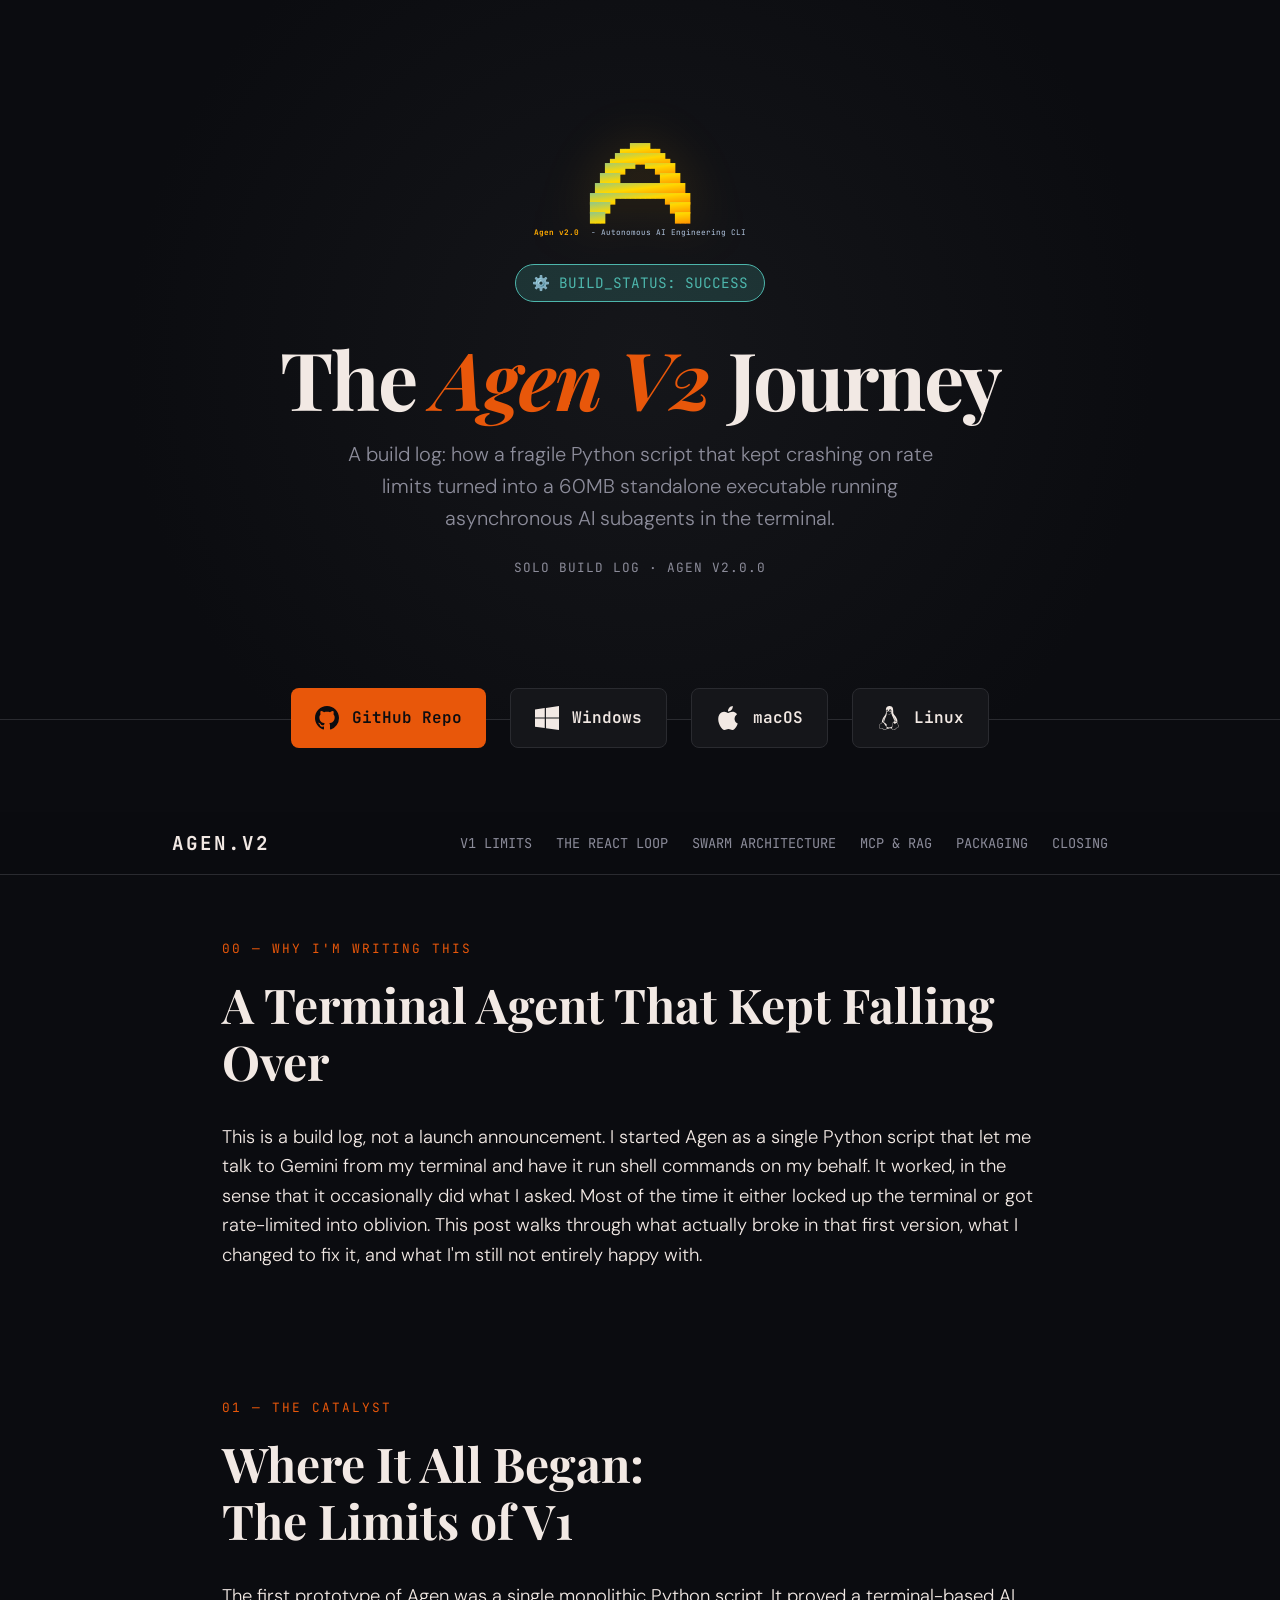
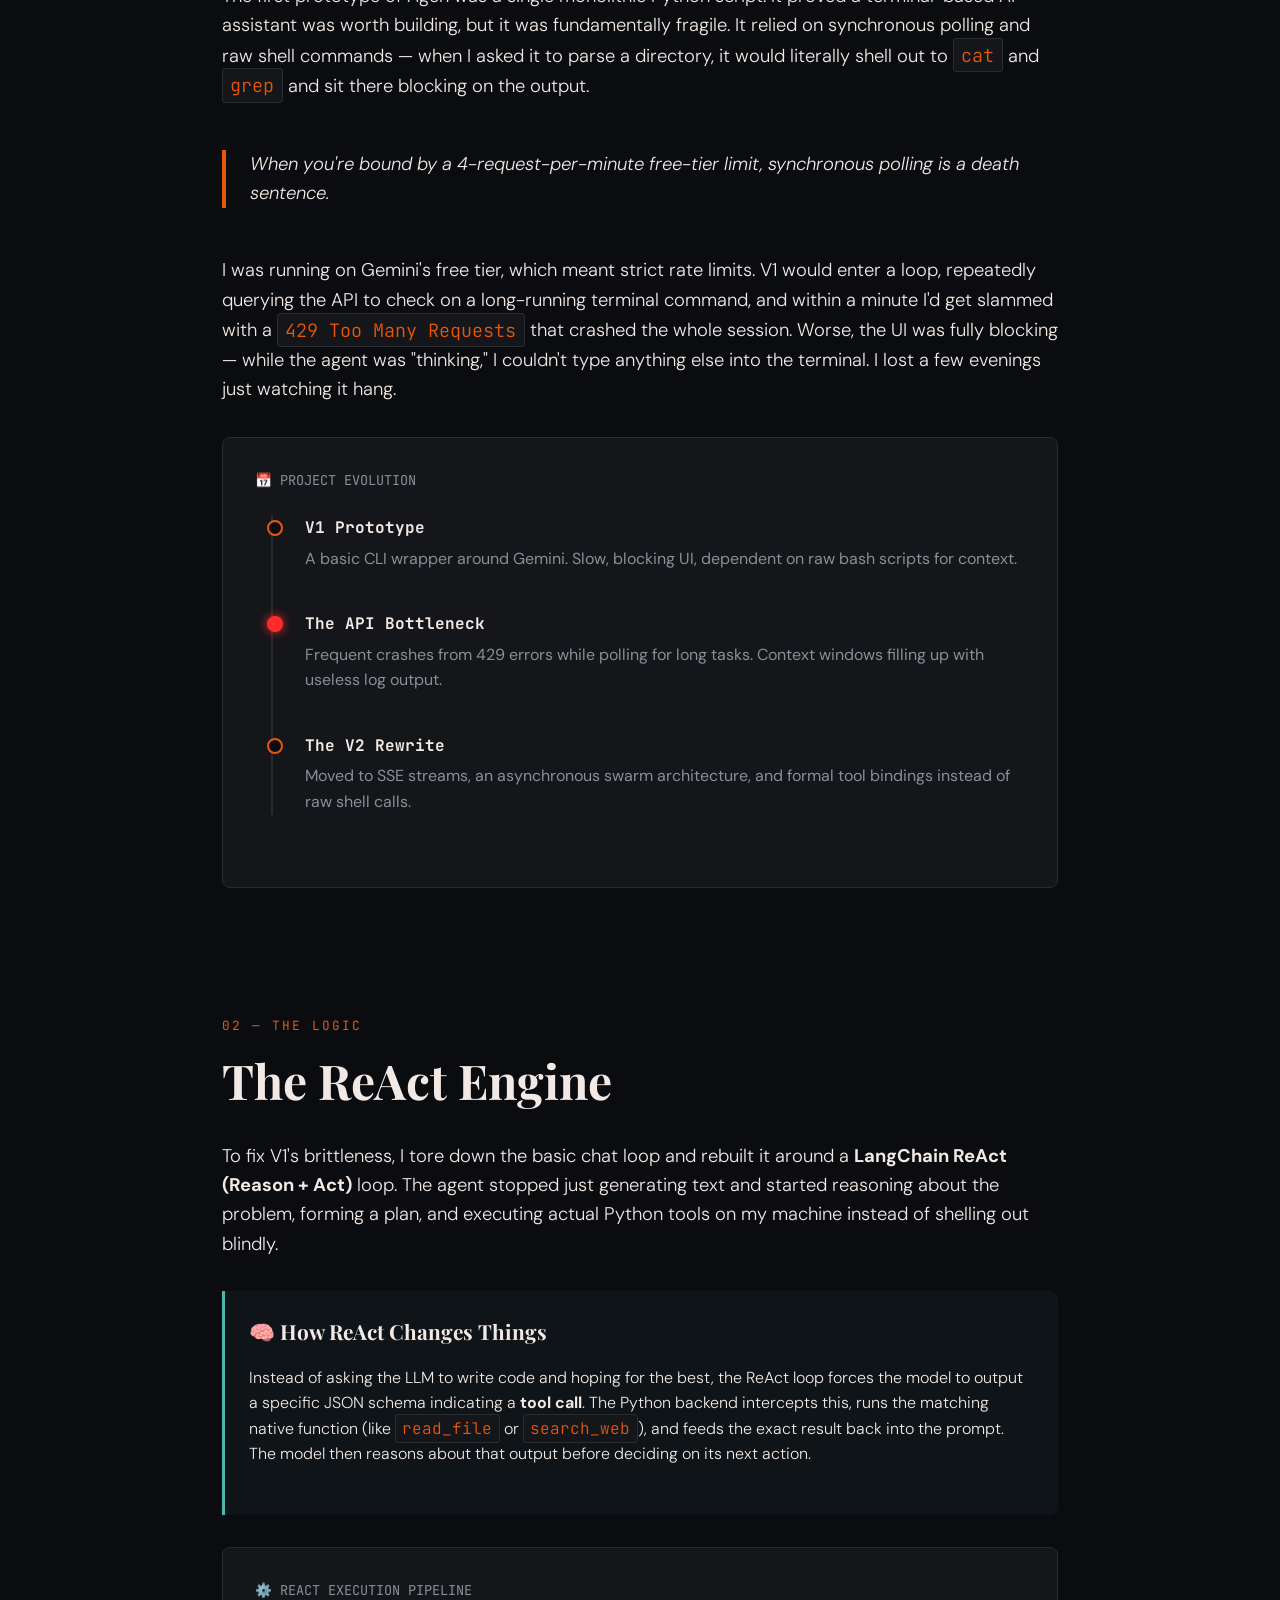
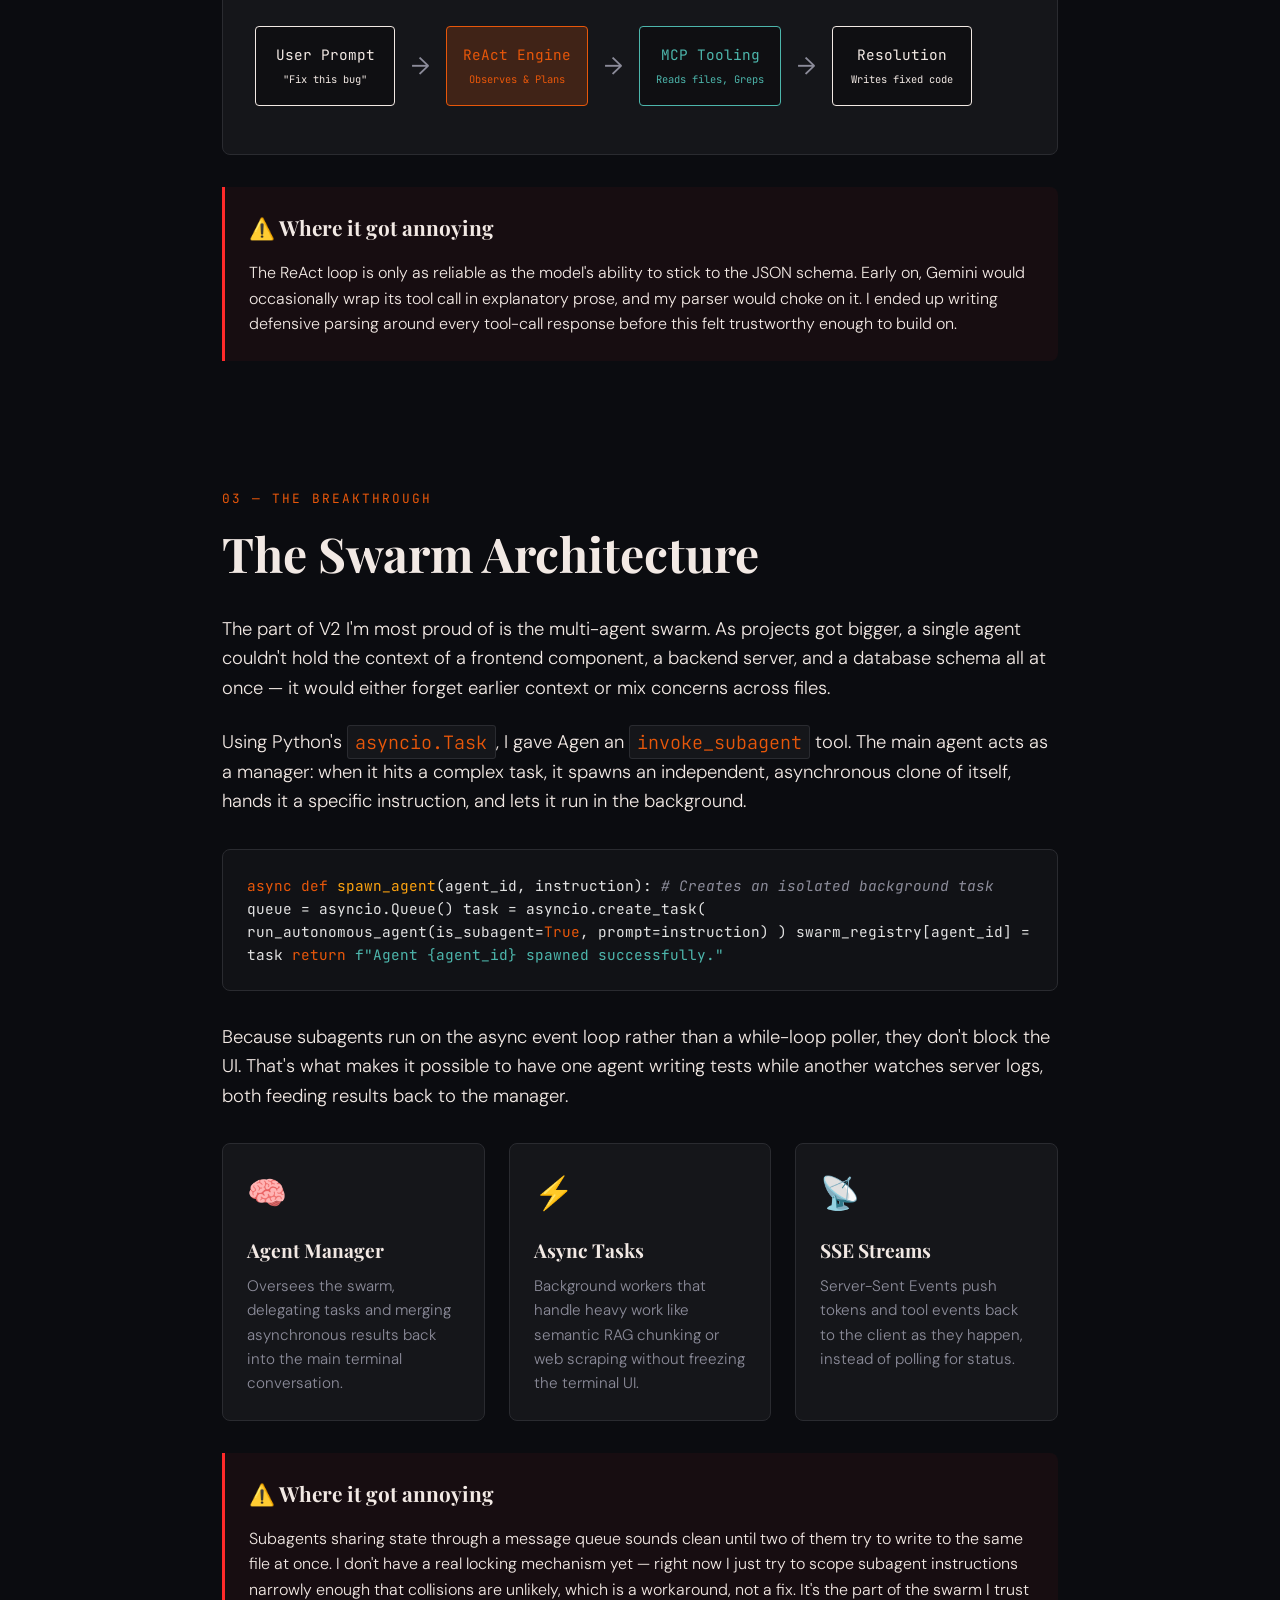
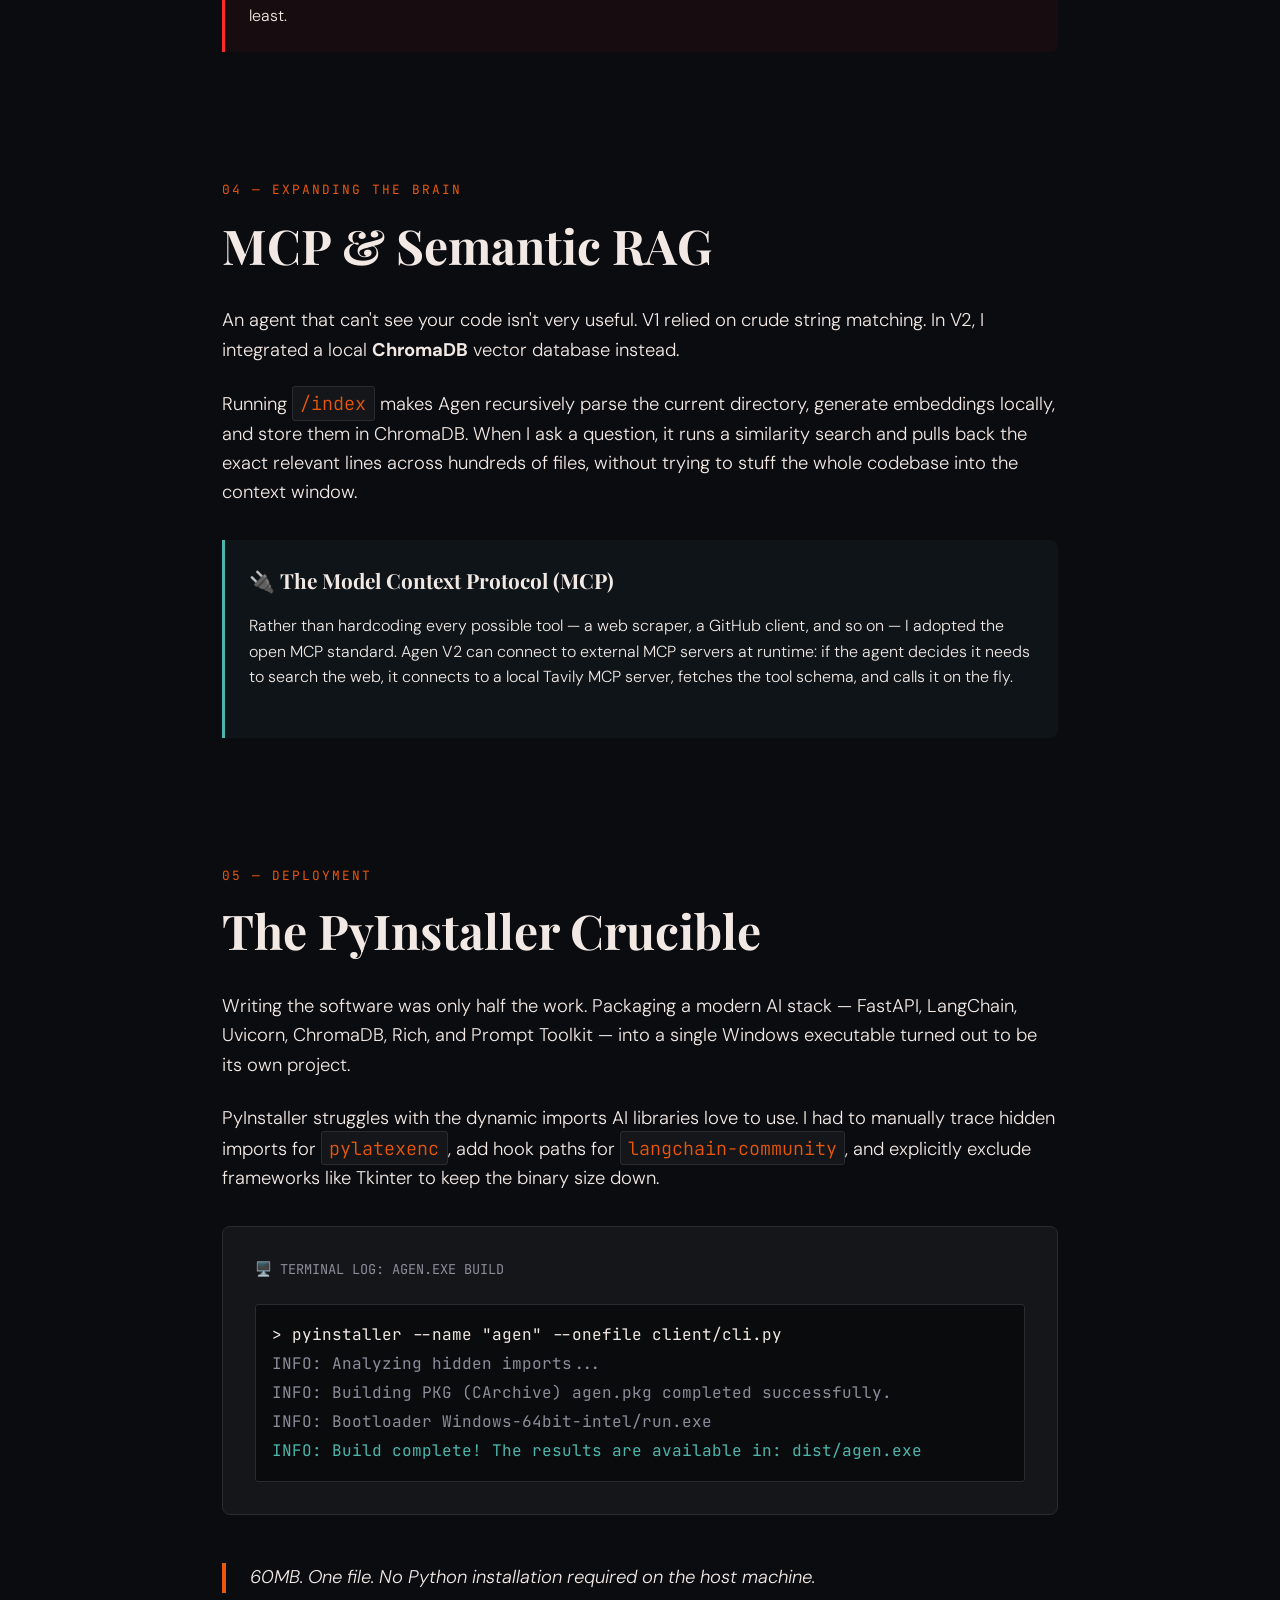
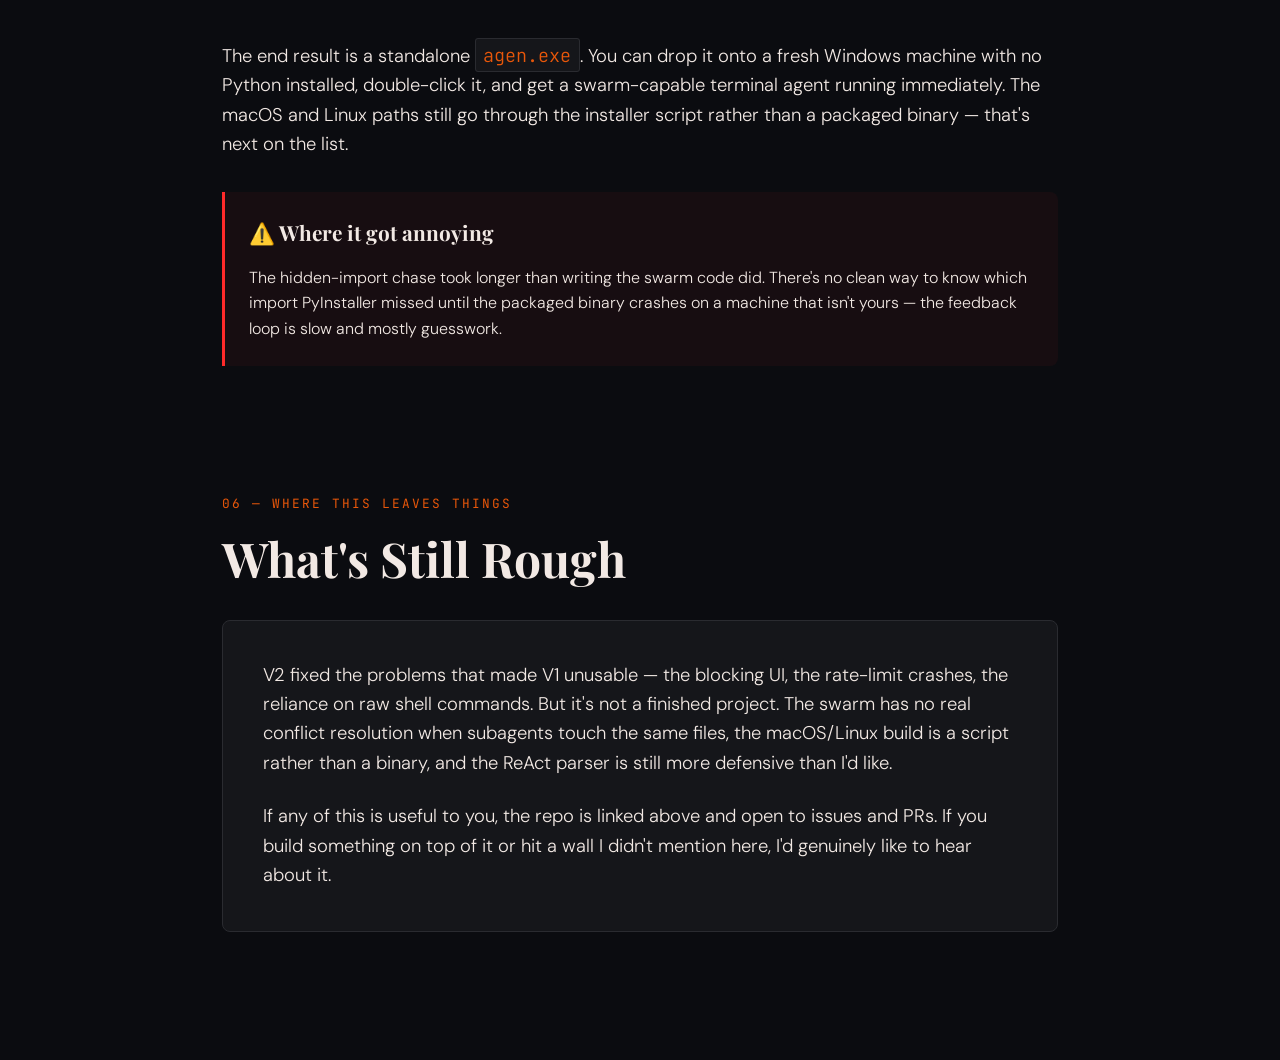
<file: blog/index.html>
<!DOCTYPE html>
<html lang="en">
<head>
<meta charset="UTF-8" />
<meta name="viewport" content="width=device-width, initial-scale=1.0"/>

<!-- SEO Meta Tags -->
<title>Agen V2 — Building a Swarm AI Architecture</title>
<meta name="description" content="A build log: how a fragile Python script that kept crashing on rate limits turned into a 60MB standalone executable running asynchronous AI subagents in the terminal.">
<meta name="keywords" content="Agen, AI, Swarm Architecture, ReAct Loop, Multi-Agent, Python, CLI, LLM, Gemini">
<meta name="author" content="Aman Banik">
<link rel="icon" type="image/png" href="https://raw.githubusercontent.com/AmanBanik/Alphed_portfolio/main/artifact/favicon.png">

<!-- Open Graph / Social -->
<meta property="og:title" content="Agen V2 — Building a Swarm AI Architecture">
<meta property="og:description" content="A solo build log tracking the evolution of Agen into a Swarm-capable autonomous AI engineering CLI.">
<meta property="og:type" content="article">
<meta property="og:url" content="https://amanbanik.github.io/Agen/blog/">
<meta property="og:image" content="https://raw.githubusercontent.com/AmanBanik/Agen/v2-stable/model_card.png">

<!-- Twitter Card -->
<meta name="twitter:card" content="summary_large_image">
<meta name="twitter:title" content="Agen V2 — Building a Swarm AI Architecture">
<meta name="twitter:description" content="How Agen evolved into a 60MB standalone executable running asynchronous AI subagents.">
<meta name="twitter:image" content="https://raw.githubusercontent.com/AmanBanik/Agen/v2-stable/model_card.png">

<link rel="stylesheet" href="style.css">
</head>
<body>

<header>
  <div class="header-bg"></div>
  <div class="header-logo">
    <svg xmlns="http://www.w3.org/2000/svg" viewBox="0 0 400 180" role="img" aria-label="Agen logo">
      <defs>
        <linearGradient id="logoGradient" x1="0%" y1="0%" x2="100%" y2="100%">
          <stop offset="0%" stop-color="#90c888" />
          <stop offset="50%" stop-color="#ffd700" />
          <stop offset="100%" stop-color="#ff8c00" />
        </linearGradient>
        <style>
          .ascii { font-family: 'JetBrains Mono', 'Courier New', Courier, monospace; font-size: 16px; font-weight: bold; fill: url(#logoGradient); white-space: pre; }
          .brand { font-family: 'JetBrains Mono', 'Courier New', Courier, monospace; font-size: 14px; font-weight: bold; fill: #ffaa00; white-space: pre; }
          .sub { font-family: 'JetBrains Mono', 'Courier New', Courier, monospace; font-size: 14px; fill: #b0c4de; white-space: pre; }
        </style>
      </defs>
      <text x="50%" y="20" text-anchor="middle" class="ascii">      ▄▄████▄▄      </text>
      <text x="50%" y="38" text-anchor="middle" class="ascii">    ▄██████████▄    </text>
      <text x="50%" y="56" text-anchor="middle" class="ascii">   ████▀▀  ▀▀████   </text>
      <text x="50%" y="74" text-anchor="middle" class="ascii">  ████        ████  </text>
      <text x="50%" y="92" text-anchor="middle" class="ascii"> ██████████████████ </text>
      <text x="50%" y="110" text-anchor="middle" class="ascii">█████▀▀▀▀▀▀▀▀▀▀█████</text>
      <text x="50%" y="128" text-anchor="middle" class="ascii">████            ████</text>
      <text x="50%" y="146" text-anchor="middle" class="ascii">███              ███</text>
      <text x="50%" y="170" text-anchor="middle">
        <tspan class="brand">Agen v2.0</tspan>
        <tspan class="sub">  - Autonomous AI Engineering CLI</tspan>
      </text>
    </svg>
  </div>
  <div class="header-ticker">⚙️ BUILD_STATUS: SUCCESS</div>
  <h1>
    The <span class="highlight">Agen V2</span> Journey
  </h1>
  <p class="header-sub">
    A build log: how a fragile Python script that kept crashing on rate limits
    turned into a 60MB standalone executable running asynchronous AI subagents
    in the terminal.
  </p>
  <p class="header-byline">Solo build log · Agen v2.0.0</p>
</header>

<div class="download-section">
  <a href="https://github.com/AmanBanik/Agen" class="dl-btn repo" target="_blank">
    <svg viewBox="0 0 24 24"><path d="M12 0C5.37 0 0 5.37 0 12c0 5.31 3.435 9.795 8.205 11.385.6.105.825-.255.825-.57 0-.285-.015-1.23-.015-2.235-3.015.555-3.795-.735-4.035-1.41-.135-.345-.72-1.41-1.23-1.695-.42-.225-1.02-.78-.015-.795.945-.015 1.62.87 1.845 1.23 1.08 1.815 2.805 1.305 3.495.99.105-.78.42-1.305.765-1.605-2.67-.3-5.46-1.335-5.46-5.925 0-1.305.465-2.385 1.23-3.225-.12-.3-.54-1.53.12-3.18 0 0 1.005-.315 3.3 1.23.96-.27 1.98-.405 3-.405s2.04.135 3 .405c2.295-1.56 3.3-1.23 3.3-1.23.66 1.65.24 2.88.12 3.18.765.84 1.23 1.905 1.23 3.225 0 4.605-2.805 5.625-5.475 5.925.435.375.81 1.095.81 2.22 0 1.605-.015 2.895-.015 3.3 0 .315.225.69.825.57A12.02 12.02 0 0024 12c0-6.63-5.37-12-12-12z"/></svg>
    GitHub Repo
  </a>
  <a href="#" class="dl-btn windows" data-platform="win">
    <svg viewBox="0 0 24 24"><path d="M0 3.449L9.75 2.1v9.451H0m10.949-9.602L24 0v11.4H10.949M0 12.6h9.75v9.451L0 20.699M10.949 12.6H24V24l-12.951-1.801"/></svg>
    Windows
  </a>
  <a href="#" class="dl-btn mac" data-platform="mac">
    <svg viewBox="0 0 24 24"><path d="M12.152 6.896c-.948 0-2.415-1.078-3.96-1.04-2.04.027-3.91 1.183-4.961 3.014-2.117 3.675-.546 9.103 1.519 12.09 1.013 1.454 2.208 3.09 3.792 3.039 1.52-.065 2.09-.987 3.935-.987 1.831 0 2.35.987 3.96.948 1.637-.026 2.676-1.48 3.676-2.948 1.156-1.688 1.636-3.325 1.662-3.415-.039-.013-3.182-1.221-3.22-4.857-.026-3.04 2.48-4.494 2.597-4.559-1.429-2.09-3.623-2.324-4.39-2.376-2-.156-3.675 1.09-4.61 1.09zM15.53 3.83c.843-1.012 1.4-2.427 1.245-3.83-1.207.052-2.662.805-3.532 1.818-.734.845-1.418 2.275-1.233 3.651 1.338.104 2.715-.65 3.52-1.64z"/></svg>
    macOS
  </a>
  <a href="#" class="dl-btn linux" data-platform="linux">
    <svg viewBox="0 0 16 16"><path d="M8.996 4.497c.104-.076.1-.168.186-.158s.022.102-.098.207c-.12.104-.308.243-.46.323-.291.152-.631.336-.993.336s-.647-.167-.853-.33c-.102-.082-.186-.162-.248-.221-.11-.086-.096-.207-.052-.204.075.01.087.109.134.153.064.06.144.137.241.214.195.154.454.304.778.304s.702-.19.932-.32c.13-.073.297-.204.433-.304M7.34 3.781c.055-.02.123-.031.174-.003.011.006.024.021.02.034-.012.038-.074.032-.11.05-.032.017-.057.052-.093.054-.034 0-.086-.012-.09-.046-.007-.044.058-.072.1-.089m.581-.003c.05-.028.119-.018.173.003.041.017.106.045.1.09-.004.033-.057.046-.09.045-.036-.002-.062-.037-.093-.053-.036-.019-.098-.013-.11-.051-.004-.013.008-.028.02-.034"/><path fill-rule="evenodd" d="M8.446.019c2.521.003 2.38 2.66 2.364 4.093-.01.939.509 1.574 1.04 2.244.474.56 1.095 1.38 1.45 2.32.29.765.402 1.613.115 2.465a.8.8 0 0 1 .254.152l.001.002c.207.175.271.447.329.698.058.252.112.488.224.615.344.382.494.667.48.922-.015.254-.203.43-.435.57-.465.28-1.164.491-1.586 1.002-.443.527-.99.83-1.505.871a1.25 1.25 0 0 1-1.256-.716v-.001a1 1 0 0 1-.078-.21c-.67.038-1.252-.165-1.718-.128-.687.038-1.116.204-1.506.206-.151.331-.445.547-.808.63-.5.114-1.126 0-1.743-.324-.577-.306-1.31-.278-1.85-.39-.27-.057-.51-.157-.626-.384-.116-.226-.095-.538.07-.988.051-.16.012-.398-.026-.648a2.5 2.5 0 0 1-.037-.369c0-.133.022-.265.087-.386v-.002c.14-.266.368-.377.577-.451s.397-.125.53-.258c.143-.15.27-.374.443-.56q.036-.037.073-.07c-.081-.538.007-1.105.192-1.662.393-1.18 1.223-2.314 1.811-3.014.502-.713.65-1.287.701-2.016.042-.997-.705-3.974 2.112-4.2q.168-.015.321-.013m2.596 10.866-.03.016c-.223.121-.348.337-.427.656-.08.32-.107.733-.13 1.206v.001c-.023.37-.192.824-.31 1.267s-.176.862-.036 1.128v.002c.226.452.608.636 1.051.601s.947-.304 1.36-.795c.474-.576 1.218-.796 1.638-1.05.21-.126.324-.242.333-.4.009-.157-.097-.403-.425-.767-.17-.192-.217-.462-.274-.71-.056-.247-.122-.468-.26-.585l-.001-.001c-.18-.157-.356-.17-.565-.164q-.069.001-.14.005c-.239.275-.805.612-1.197.508-.359-.09-.562-.508-.587-.918m-7.204.03H3.83c-.189.002-.314.09-.44.225-.149.158-.276.382-.445.56v.002h-.002c-.183.184-.414.239-.61.31-.195.069-.353.143-.46.35v.002c-.085.155-.066.378-.029.624.038.245.096.507.018.746v.002l-.001.002c-.157.427-.155.678-.082.822.074.143.235.22.48.272.493.103 1.26.069 1.906.41.583.305 1.168.404 1.598.305.431-.098.712-.369.75-.867v-.002c.029-.292-.195-.673-.485-1.052-.29-.38-.633-.752-.795-1.09v-.002l-.61-1.11c-.21-.286-.43-.462-.68-.5a1 1 0 0 0-.106-.008M9.584 4.85c-.14.2-.386.37-.695.467-.147.048-.302.17-.495.28a1.3 1.3 0 0 1-.74.19.97.97 0 0 1-.582-.227c-.14-.113-.25-.237-.394-.322a3 3 0 0 1-.192-.126c-.063 1.179-.85 2.658-1.226 3.511a5.4 5.4 0 0 0-.43 1.917c-.68-.906-.184-2.066.081-2.568.297-.55.343-.701.27-.649-.266.436-.685 1.13-.848 1.844-.085.372-.1.749.01 1.097.11.349.345.67.766.931.573.351.963.703 1.193 1.015s.302.584.23.777a.4.4 0 0 1-.212.22.7.7 0 0 1-.307.056l.184.235c.094.124.186.249.266.375 1.179.805 2.567.496 3.568-.218.1-.342.197-.664.212-.903.024-.474.05-.896.136-1.245s.244-.634.53-.791a1 1 0 0 1 .138-.061q.005-.045.013-.087c.082-.546.569-.572 1.18-.303.588.266.81.499.71.814h.13c.122-.398-.133-.69-.822-1.025l-.137-.06a2.35 2.35 0 0 0-.012-1.113c-.188-.79-.704-1.49-1.098-1.838-.072-.003-.065.06.081.203.363.333 1.156 1.532.727 2.644a1.2 1.2 0 0 0-.342-.043c-.164-.907-.543-1.66-.735-2.014-.359-.668-.918-2.036-1.158-2.983M7.72 3.503a1 1 0 0 0-.312.053c-.268.093-.447.286-.559.391-.022.021-.05.04-.119.091s-.172.126-.321.238q-.198.151-.13.38c.046.15.192.325.459.476.166.098.28.23.41.334a1 1 0 0 0 .215.133.9.9 0 0 0 .298.066c.282.017.49-.068.673-.173s.34-.233.518-.29c.365-.115.627-.345.709-.564a.37.37 0 0 0-.01-.309c-.048-.096-.148-.187-.318-.257h-.001c-.354-.151-.507-.162-.705-.29-.321-.207-.587-.28-.807-.279m-.89-1.122h-.025a.4.4 0 0 0-.278.135.76.76 0 0 0-.191.334 1.2 1.2 0 0 0-.051.445v.001c.01.162.041.299.102.436.05.116.109.204.183.274l.089-.065.117-.09-.023-.018a.4.4 0 0 1-.11-.161.7.7 0 0 1-.054-.22v-.01a.7.7 0 0 1 .014-.234.4.4 0 0 1 .08-.179q.056-.069.126-.073h.013a.18.18 0 0 1 .123.05c.045.04.08.09.11.162a.7.7 0 0 1 .054.22v.01a.7.7 0 0 1-.002.17 1.1 1.1 0 0 1 .317-.143 1.3 1.3 0 0 0 .002-.194V3.23a1.2 1.2 0 0 0-.102-.437.8.8 0 0 0-.227-.31.4.4 0 0 0-.268-.102m1.95-.155a.63.63 0 0 0-.394.14.9.9 0 0 0-.287.376 1.2 1.2 0 0 0-.1.51v.015q0 .079.01.152c.114.027.278.074.406.138a1 1 0 0 1-.011-.172.8.8 0 0 1 .058-.278.5.5 0 0 1 .139-.2.26.26 0 0 1 .182-.069.26.26 0 0 1 .178.081c.055.054.094.12.124.21.029.086.042.17.04.27l-.002.012a.8.8 0 0 1-.057.277c-.024.059-.089.106-.122.145.046.016.09.03.146.052a5 5 0 0 1 .248.102 1.2 1.2 0 0 0 .244-.763 1.2 1.2 0 0 0-.11-.495.9.9 0 0 0-.294-.37.64.64 0 0 0-.39-.133z"/></svg>
    Linux
  </a>
</div>

<nav>
  <div class="nav-inner">
    <a href="#" class="nav-logo">AGEN.V2</a>
    <ul class="nav-links">
      <li><a href="#v1-limits">V1 Limits</a></li>
      <li><a href="#react">The ReAct Loop</a></li>
      <li><a href="#swarm">Swarm Architecture</a></li>
      <li><a href="#mcp">MCP & RAG</a></li>
      <li><a href="#packaging">Packaging</a></li>
      <li><a href="#closing">Closing</a></li>
    </ul>
  </div>
</nav>

<main>
  <!-- SECTION 0: INTRO -->
  <section id="intro">
    <div class="section-label">00 — Why I'm Writing This</div>
    <h2>A Terminal Agent That Kept Falling Over</h2>
    <p>
      This is a build log, not a launch announcement. I started Agen as a
      single Python script that let me talk to Gemini from my terminal and
      have it run shell commands on my behalf. It worked, in the sense that
      it occasionally did what I asked. Most of the time it either locked up
      the terminal or got rate-limited into oblivion. This post walks through
      what actually broke in that first version, what I changed to fix it,
      and what I'm still not entirely happy with.
    </p>
  </section>

  <!-- SECTION 1: V1 LIMITS -->
  <section id="v1-limits">
    <div class="section-label">01 — The Catalyst</div>
    <h2>Where It All Began:<br>The Limits of V1</h2>

    <p>
      The first prototype of Agen was a single monolithic Python script. It
      proved a terminal-based AI assistant was worth building, but it was
      fundamentally fragile. It relied on synchronous polling and raw shell
      commands — when I asked it to parse a directory, it would literally
      shell out to <code>cat</code> and <code>grep</code> and sit there
      blocking on the output.
    </p>

    <div class="pull-quote">
      <p>When you're bound by a 4-request-per-minute free-tier limit, synchronous polling is a death sentence.</p>
    </div>

    <p>
      I was running on Gemini's free tier, which meant strict rate limits.
      V1 would enter a loop, repeatedly querying the API to check on a
      long-running terminal command, and within a minute I'd get slammed
      with a <code>429 Too Many Requests</code> that crashed the whole
      session. Worse, the UI was fully blocking — while the agent was
      "thinking," I couldn't type anything else into the terminal. I lost a
      few evenings just watching it hang.
    </p>

    <div class="diagram-wrap">
      <div class="diagram-title">📅 Project Evolution</div>
      <div class="timeline">
        <div class="timeline-item">
          <div class="tl-year">V1 Prototype</div>
          <div class="tl-text">A basic CLI wrapper around Gemini. Slow, blocking UI, dependent on raw bash scripts for context.</div>
        </div>
        <div class="timeline-item danger">
          <div class="tl-year">The API Bottleneck</div>
          <div class="tl-text">Frequent crashes from 429 errors while polling for long tasks. Context windows filling up with useless log output.</div>
        </div>
        <div class="timeline-item">
          <div class="tl-year">The V2 Rewrite</div>
          <div class="tl-text">Moved to SSE streams, an asynchronous swarm architecture, and formal tool bindings instead of raw shell calls.</div>
        </div>
      </div>
    </div>
  </section>

  <!-- SECTION 2: REACT LOOP -->
  <section id="react">
    <div class="section-label">02 — The Logic</div>
    <h2>The ReAct Engine</h2>
    <p>
      To fix V1's brittleness, I tore down the basic chat loop and rebuilt it
      around a <strong>LangChain ReAct (Reason + Act)</strong> loop. The
      agent stopped just generating text and started reasoning about the
      problem, forming a plan, and executing actual Python tools on my
      machine instead of shelling out blindly.
    </p>

    <div class="deep-dive">
      <h3>🧠 How ReAct Changes Things</h3>
      <p>
        Instead of asking the LLM to write code and hoping for the best, the
        ReAct loop forces the model to output a specific JSON schema
        indicating a <strong>tool call</strong>. The Python backend
        intercepts this, runs the matching native function (like
        <code>read_file</code> or <code>search_web</code>), and feeds the
        exact result back into the prompt. The model then reasons about that
        output before deciding on its next action.
      </p>
    </div>

    <div class="diagram-wrap">
      <div class="diagram-title">⚙️ ReAct Execution Pipeline</div>
      <div style="display:flex; align-items:center; gap:0.5rem; overflow-x:auto; padding-bottom:1rem;">
        <div class="pipe-block cream" style="min-width:140px; text-align:center;">User Prompt<br><span style="font-size:0.65rem;">"Fix this bug"</span></div>
        <div class="pipe-arrow">→</div>
        <div class="pipe-block orange" style="min-width:140px; text-align:center;">ReAct Engine<br><span style="font-size:0.65rem;">Observes & Plans</span></div>
        <div class="pipe-arrow">→</div>
        <div class="pipe-block teal" style="min-width:140px; text-align:center;">MCP Tooling<br><span style="font-size:0.65rem;">Reads files, Greps</span></div>
        <div class="pipe-arrow">→</div>
        <div class="pipe-block cream" style="min-width:140px; text-align:center;">Resolution<br><span style="font-size:0.65rem;">Writes fixed code</span></div>
      </div>
    </div>

    <div class="friction-note">
      <h3>⚠️ Where it got annoying</h3>
      <p>
        The ReAct loop is only as reliable as the model's ability to stick to
        the JSON schema. Early on, Gemini would occasionally wrap its tool
        call in explanatory prose, and my parser would choke on it. I ended
        up writing defensive parsing around every tool-call response before
        this felt trustworthy enough to build on.
      </p>
    </div>
  </section>

  <!-- SECTION 3: SWARM ARCHITECTURE -->
  <section id="swarm">
    <div class="section-label">03 — The Breakthrough</div>
    <h2>The Swarm Architecture</h2>
    <p>
      The part of V2 I'm most proud of is the multi-agent swarm. As projects
      got bigger, a single agent couldn't hold the context of a frontend
      component, a backend server, and a database schema all at once — it
      would either forget earlier context or mix concerns across files.
    </p>
    <p>
      Using Python's <code>asyncio.Task</code>, I gave Agen an
      <code>invoke_subagent</code> tool. The main agent acts as a manager:
      when it hits a complex task, it spawns an independent, asynchronous
      clone of itself, hands it a specific instruction, and lets it run in
      the background.
    </p>

    <div class="code-block">
<span class="keyword">async def</span> <span class="func">spawn_agent</span>(agent_id, instruction):
    <span class="comment"># Creates an isolated background task</span>
    queue = asyncio.Queue()
    task = asyncio.create_task(
        run_autonomous_agent(is_subagent=<span class="keyword">True</span>, prompt=instruction)
    )
    swarm_registry[agent_id] = task
    <span class="keyword">return</span> <span class="string">f"Agent {agent_id} spawned successfully."</span>
    </div>

    <p>
      Because subagents run on the async event loop rather than a
      while-loop poller, they don't block the UI. That's what makes it
      possible to have one agent writing tests while another watches server
      logs, both feeding results back to the manager.
    </p>

    <div class="card-grid">
      <div class="card">
        <span class="card-icon">🧠</span>
        <h4>Agent Manager</h4>
        <p>Oversees the swarm, delegating tasks and merging asynchronous results back into the main terminal conversation.</p>
      </div>
      <div class="card">
        <span class="card-icon">⚡</span>
        <h4>Async Tasks</h4>
        <p>Background workers that handle heavy work like semantic RAG chunking or web scraping without freezing the terminal UI.</p>
      </div>
      <div class="card">
        <span class="card-icon">📡</span>
        <h4>SSE Streams</h4>
        <p>Server-Sent Events push tokens and tool events back to the client as they happen, instead of polling for status.</p>
      </div>
    </div>

    <div class="friction-note">
      <h3>⚠️ Where it got annoying</h3>
      <p>
        Subagents sharing state through a message queue sounds clean until
        two of them try to write to the same file at once. I don't have a
        real locking mechanism yet — right now I just try to scope subagent
        instructions narrowly enough that collisions are unlikely, which is
        a workaround, not a fix. It's the part of the swarm I trust least.
      </p>
    </div>
  </section>

  <!-- SECTION 4: MCP & RAG -->
  <section id="mcp">
    <div class="section-label">04 — Expanding the Brain</div>
    <h2>MCP & Semantic RAG</h2>
    <p>
      An agent that can't see your code isn't very useful. V1 relied on
      crude string matching. In V2, I integrated a local
      <strong>ChromaDB</strong> vector database instead.
    </p>
    <p>
      Running <code>/index</code> makes Agen recursively parse the current
      directory, generate embeddings locally, and store them in ChromaDB.
      When I ask a question, it runs a similarity search and pulls back the
      exact relevant lines across hundreds of files, without trying to stuff
      the whole codebase into the context window.
    </p>

    <div class="deep-dive">
      <h3>🔌 The Model Context Protocol (MCP)</h3>
      <p>
        Rather than hardcoding every possible tool — a web scraper, a GitHub
        client, and so on — I adopted the open MCP standard. Agen V2 can
        connect to external MCP servers at runtime: if the agent decides it
        needs to search the web, it connects to a local Tavily MCP server,
        fetches the tool schema, and calls it on the fly.
      </p>
    </div>
  </section>

  <!-- SECTION 5: PACKAGING -->
  <section id="packaging">
    <div class="section-label">05 — Deployment</div>
    <h2>The PyInstaller Crucible</h2>
    <p>
      Writing the software was only half the work. Packaging a modern AI
      stack — FastAPI, LangChain, Uvicorn, ChromaDB, Rich, and Prompt
      Toolkit — into a single Windows executable turned out to be its own
      project.
    </p>
    <p>
      PyInstaller struggles with the dynamic imports AI libraries love to
      use. I had to manually trace hidden imports for
      <code>pylatexenc</code>, add hook paths for
      <code>langchain-community</code>, and explicitly exclude frameworks
      like Tkinter to keep the binary size down.
    </p>

    <div class="diagram-wrap">
      <div class="diagram-title">🖥️ Terminal Log: agen.exe Build</div>
      <code style="display:block; padding:1rem; background:rgba(0,0,0,0.5); color:var(--cream); line-height:1.8;">
        > pyinstaller --name "agen" --onefile client/cli.py<br>
        <span style="color:var(--mid-text);">INFO: Analyzing hidden imports...</span><br>
        <span style="color:var(--mid-text);">INFO: Building PKG (CArchive) agen.pkg completed successfully.</span><br>
        <span style="color:var(--mid-text);">INFO: Bootloader Windows-64bit-intel/run.exe</span><br>
        <span style="color:var(--teal);">INFO: Build complete! The results are available in: dist/agen.exe</span>
      </code>
    </div>

    <div class="pull-quote">
      <p>60MB. One file. No Python installation required on the host machine.</p>
    </div>

    <p>
      The end result is a standalone <code>agen.exe</code>. You can drop it
      onto a fresh Windows machine with no Python installed, double-click
      it, and get a swarm-capable terminal agent running immediately. The
      macOS and Linux paths still go through the installer script rather
      than a packaged binary — that's next on the list.
    </p>

    <div class="friction-note">
      <h3>⚠️ Where it got annoying</h3>
      <p>
        The hidden-import chase took longer than writing the swarm code did.
        There's no clean way to know which import PyInstaller missed until
        the packaged binary crashes on a machine that isn't yours — the
        feedback loop is slow and mostly guesswork.
      </p>
    </div>
  </section>

  <!-- SECTION 6: CLOSING -->
  <section id="closing">
    <div class="section-label">06 — Where This Leaves Things</div>
    <h2>What's Still Rough</h2>
    <div class="closing-box">
      <p>
        V2 fixed the problems that made V1 unusable — the blocking UI, the
        rate-limit crashes, the reliance on raw shell commands. But it's not
        a finished project. The swarm has no real conflict resolution when
        subagents touch the same files, the macOS/Linux build is a script
        rather than a binary, and the ReAct parser is still more defensive
        than I'd like.
      </p>
      <p>
        If any of this is useful to you, the repo is linked above and open
        to issues and PRs. If you build something on top of it or hit a wall
        I didn't mention here, I'd genuinely like to hear about it.
      </p>
    </div>
  </section>
</main>

<div id="installModal" class="modal">
  <div class="modal-content">
    <span class="close-btn">&times;</span>
    <h3 id="modalTitle">Install on Windows</h3>
    <p class="modal-desc">Run this command in your terminal:</p>
    <div class="code-container">
      <code id="modalCmd">irm https://raw.githubusercontent.com/AmanBanik/Agen/v2-stable/setup.bat | iex</code>
      <button class="copy-btn" id="copyBtn">
        <svg viewBox="0 0 24 24" width="16" height="16" fill="currentColor"><path d="M16 1H4C2.9 1 2 1.9 2 3v14h2V3h12V1zm3 4H8C6.9 5 6 5.9 6 7v14c0 1.1.9 2 2 2h11c1.1 0 2-.9 2-2V7c0-1.1-.9-2-2-2zm0 16H8V7h11v14z"/></svg>
      </button>
    </div>
  </div>
</div>

<script src="script.js"></script>
</body>
</html>
</file>
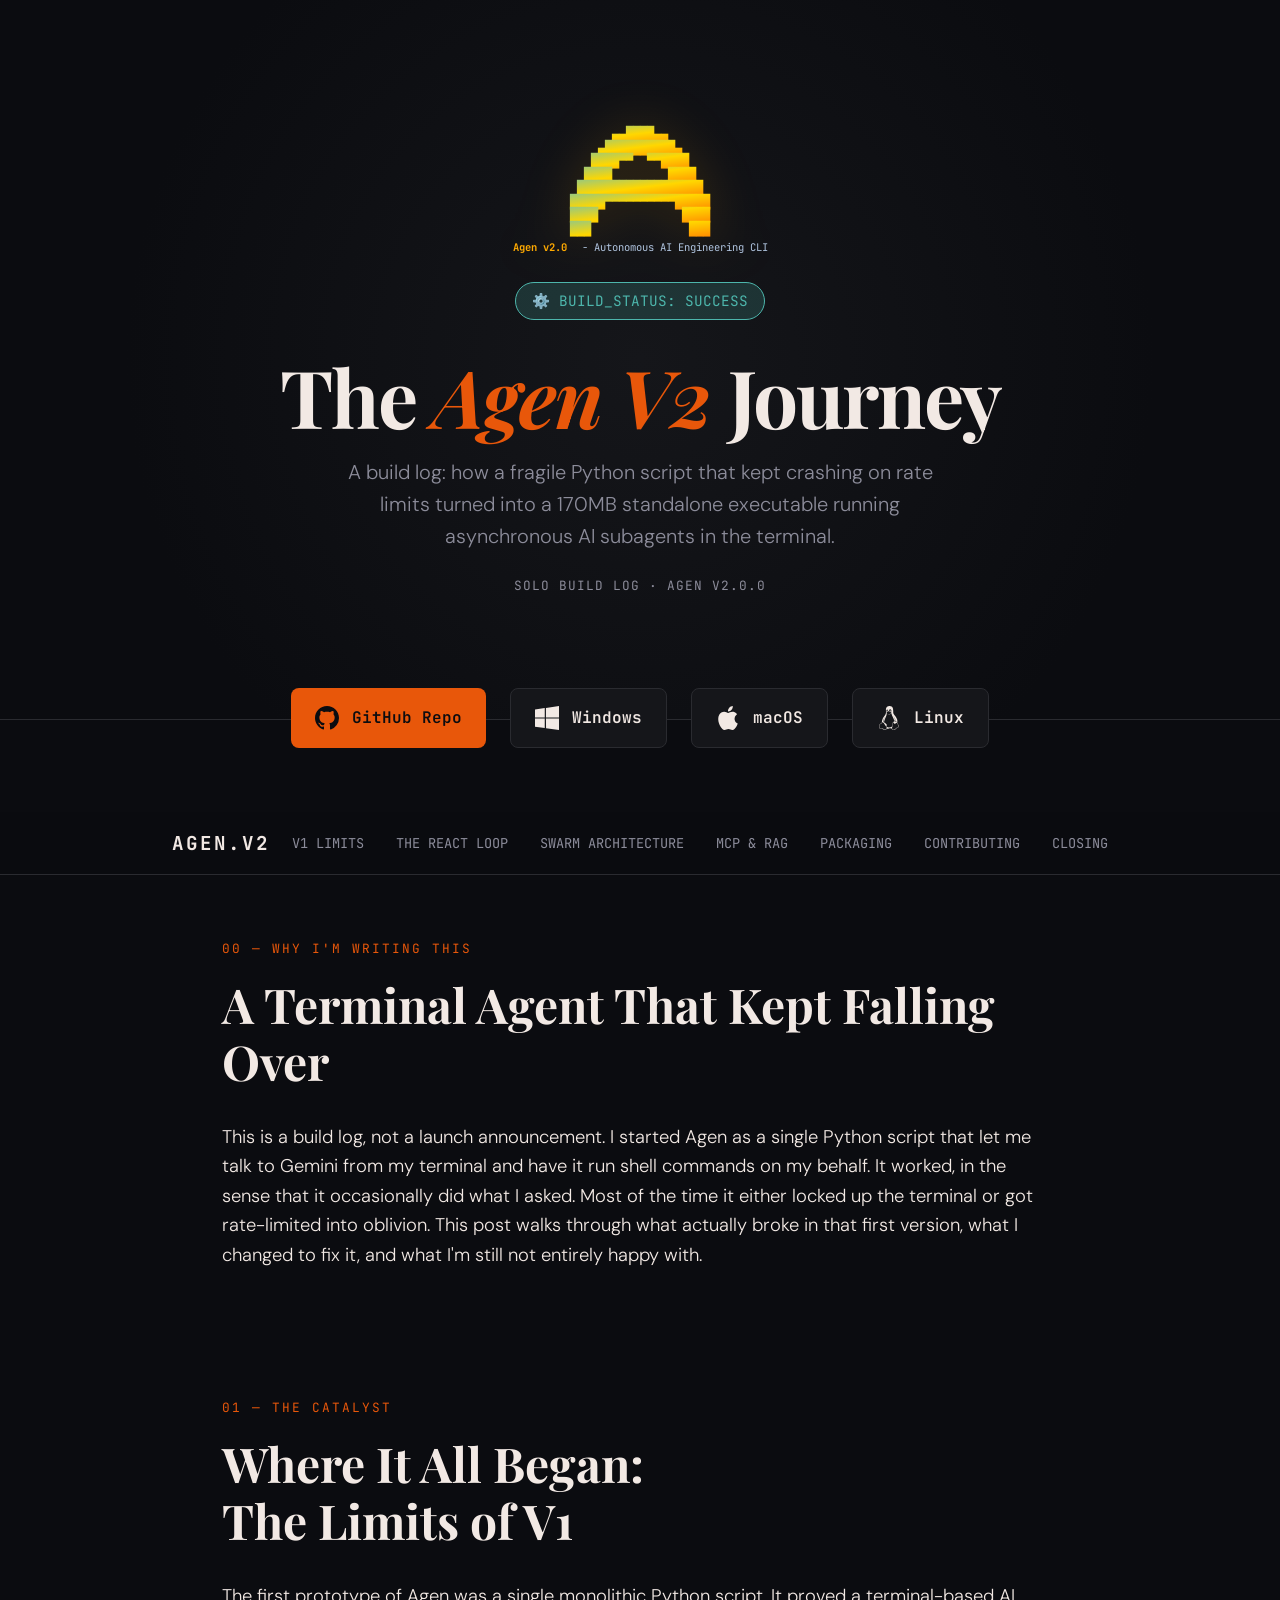
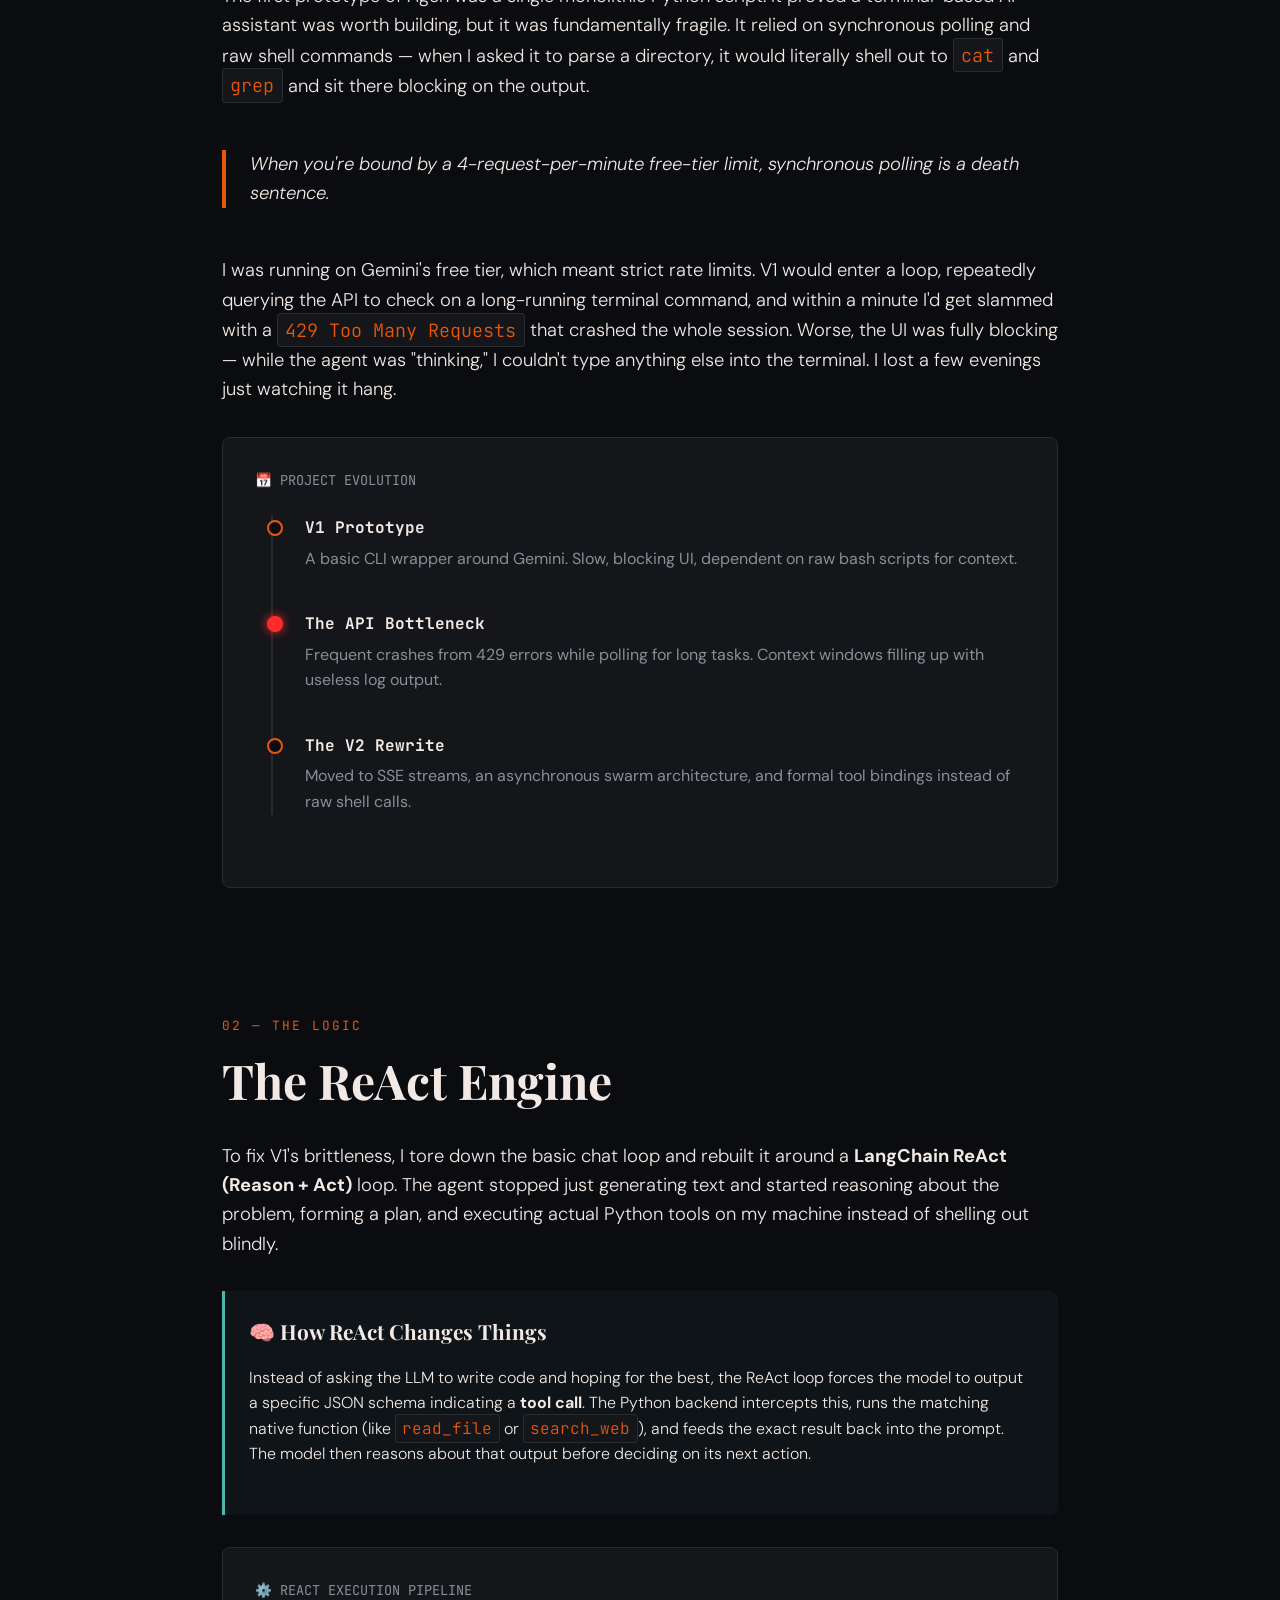
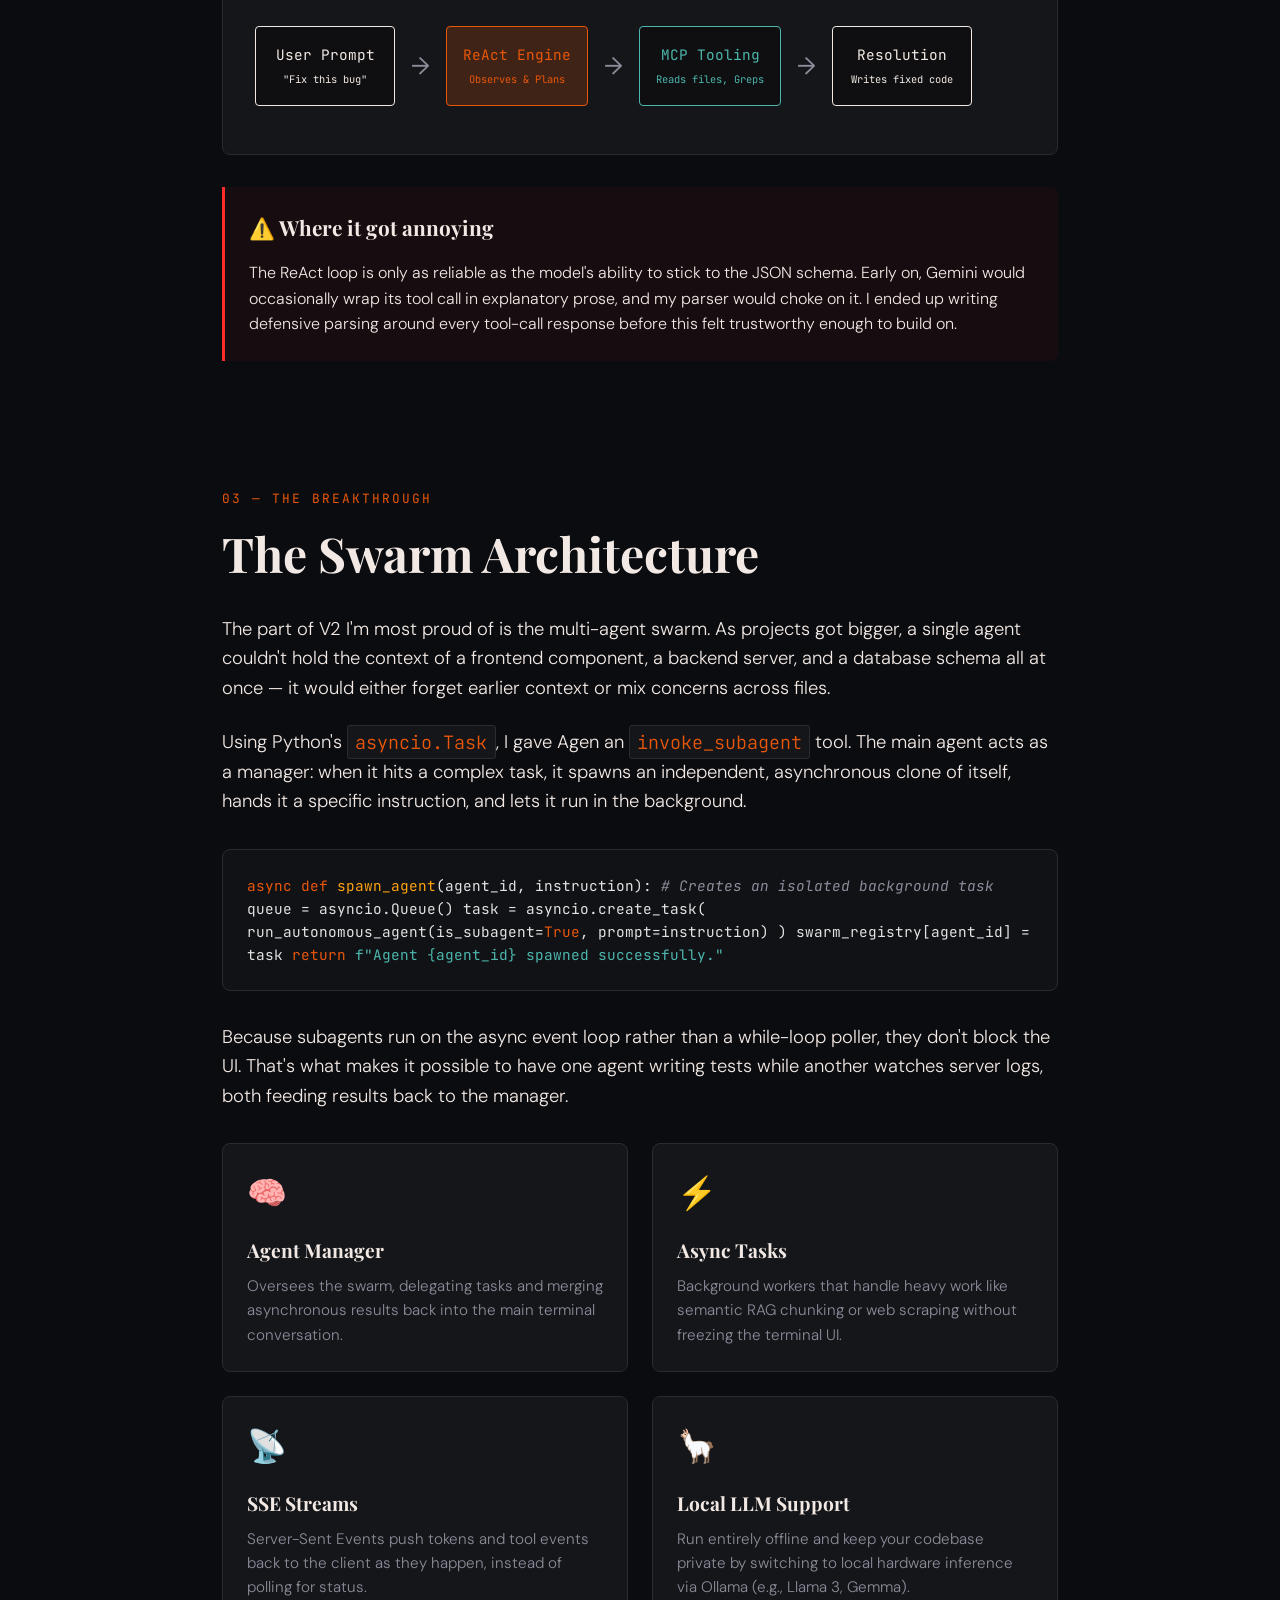
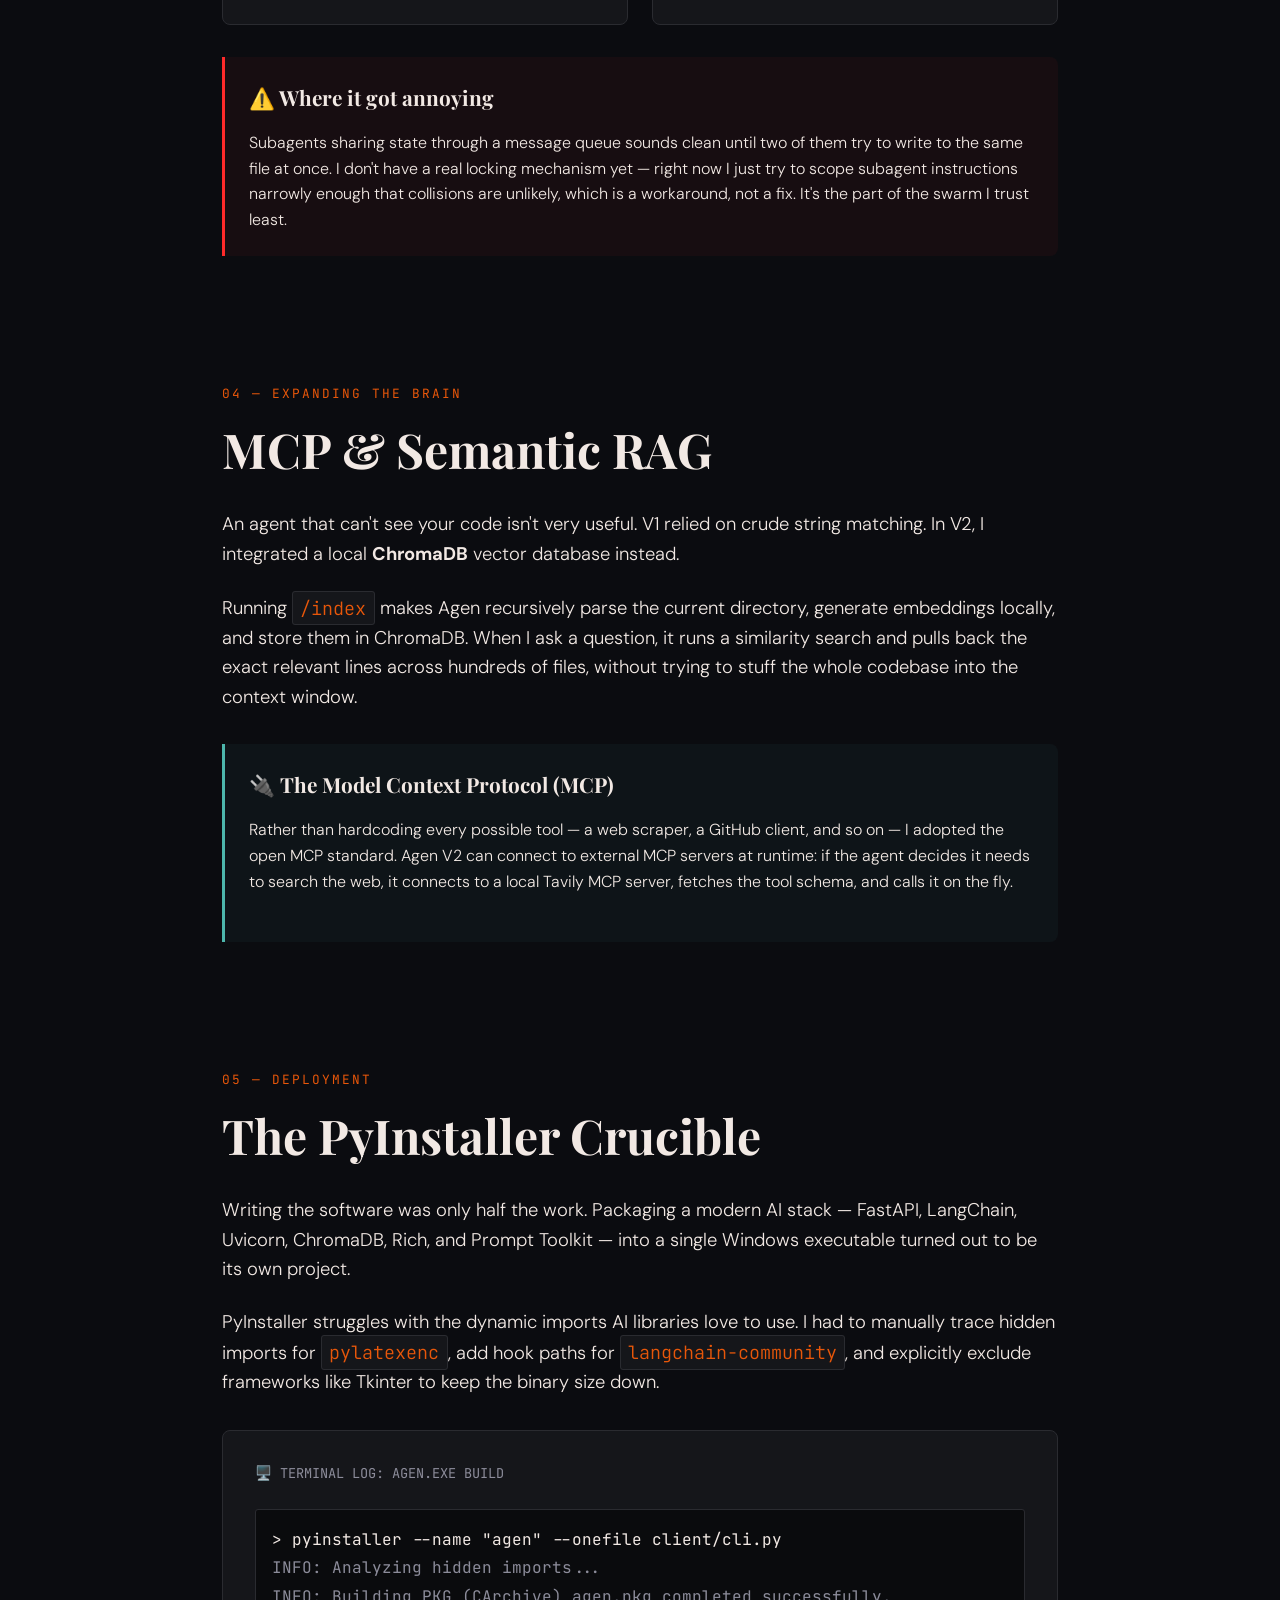
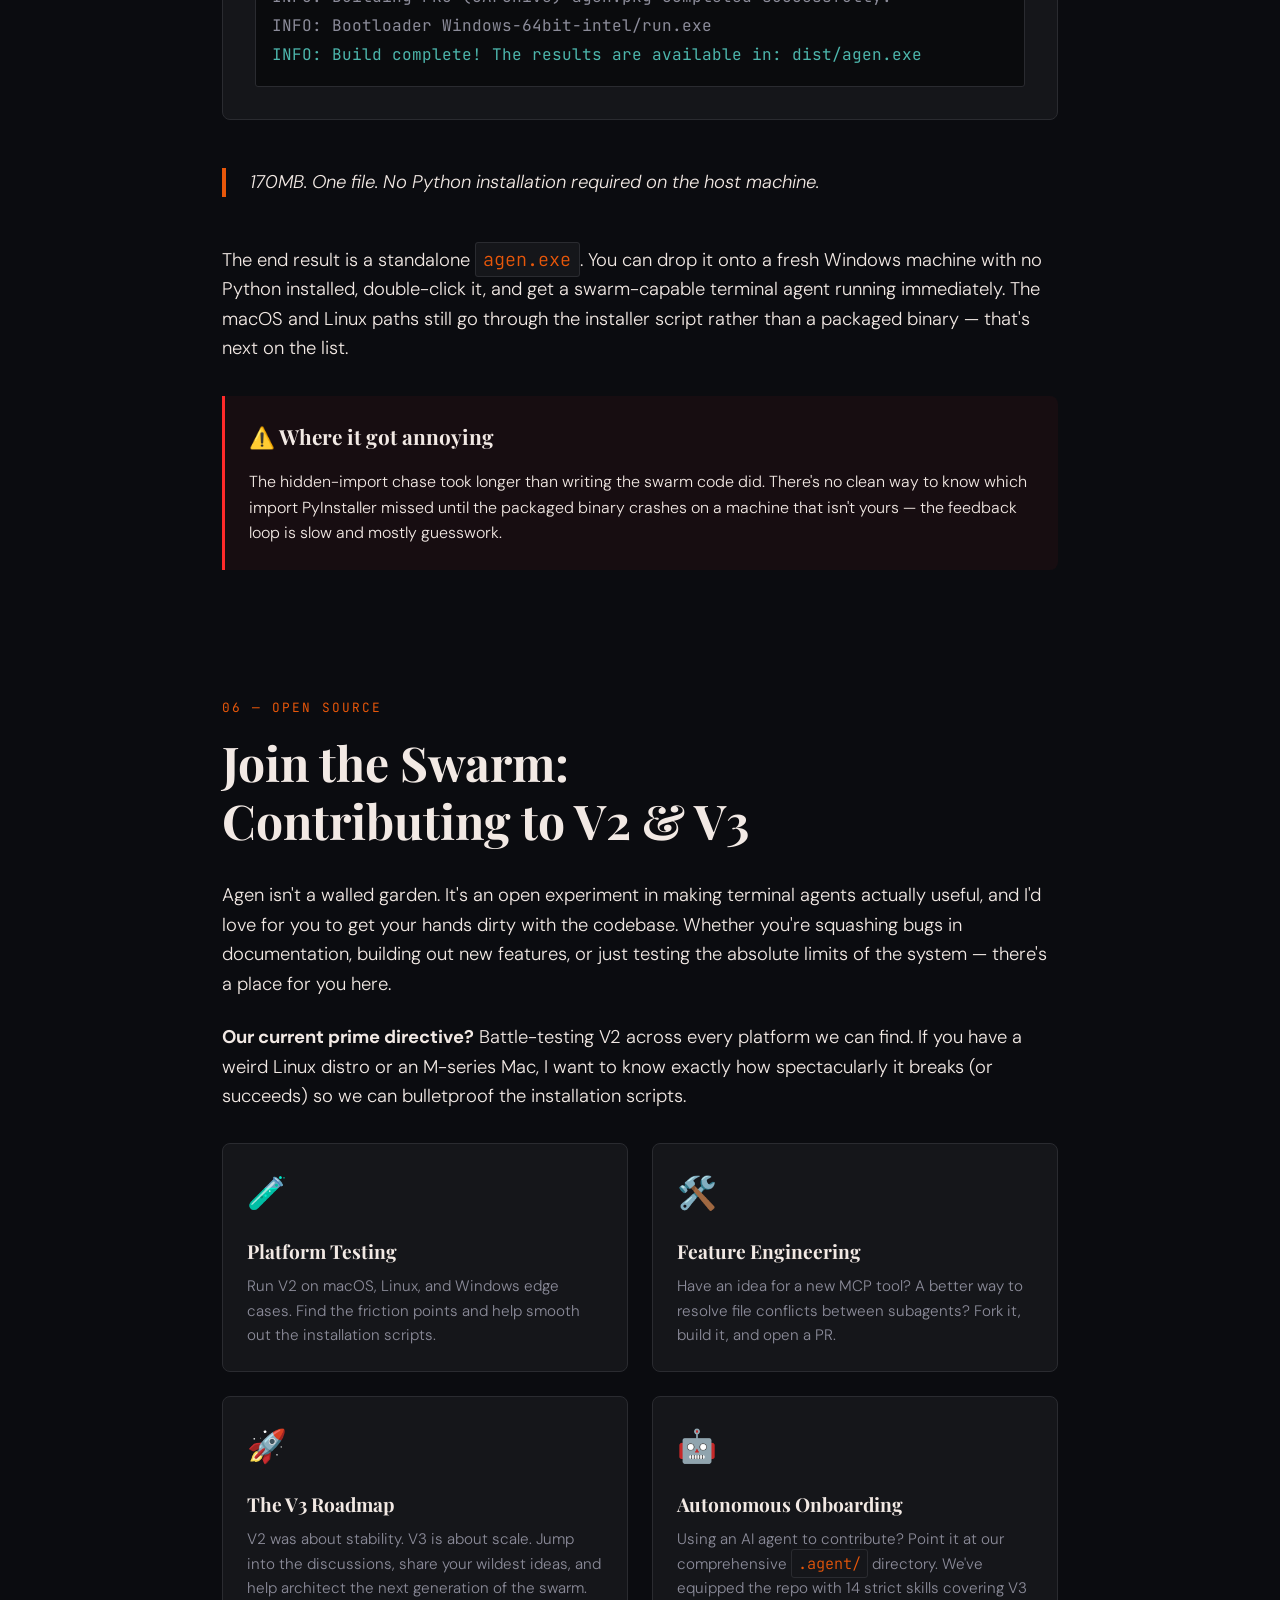
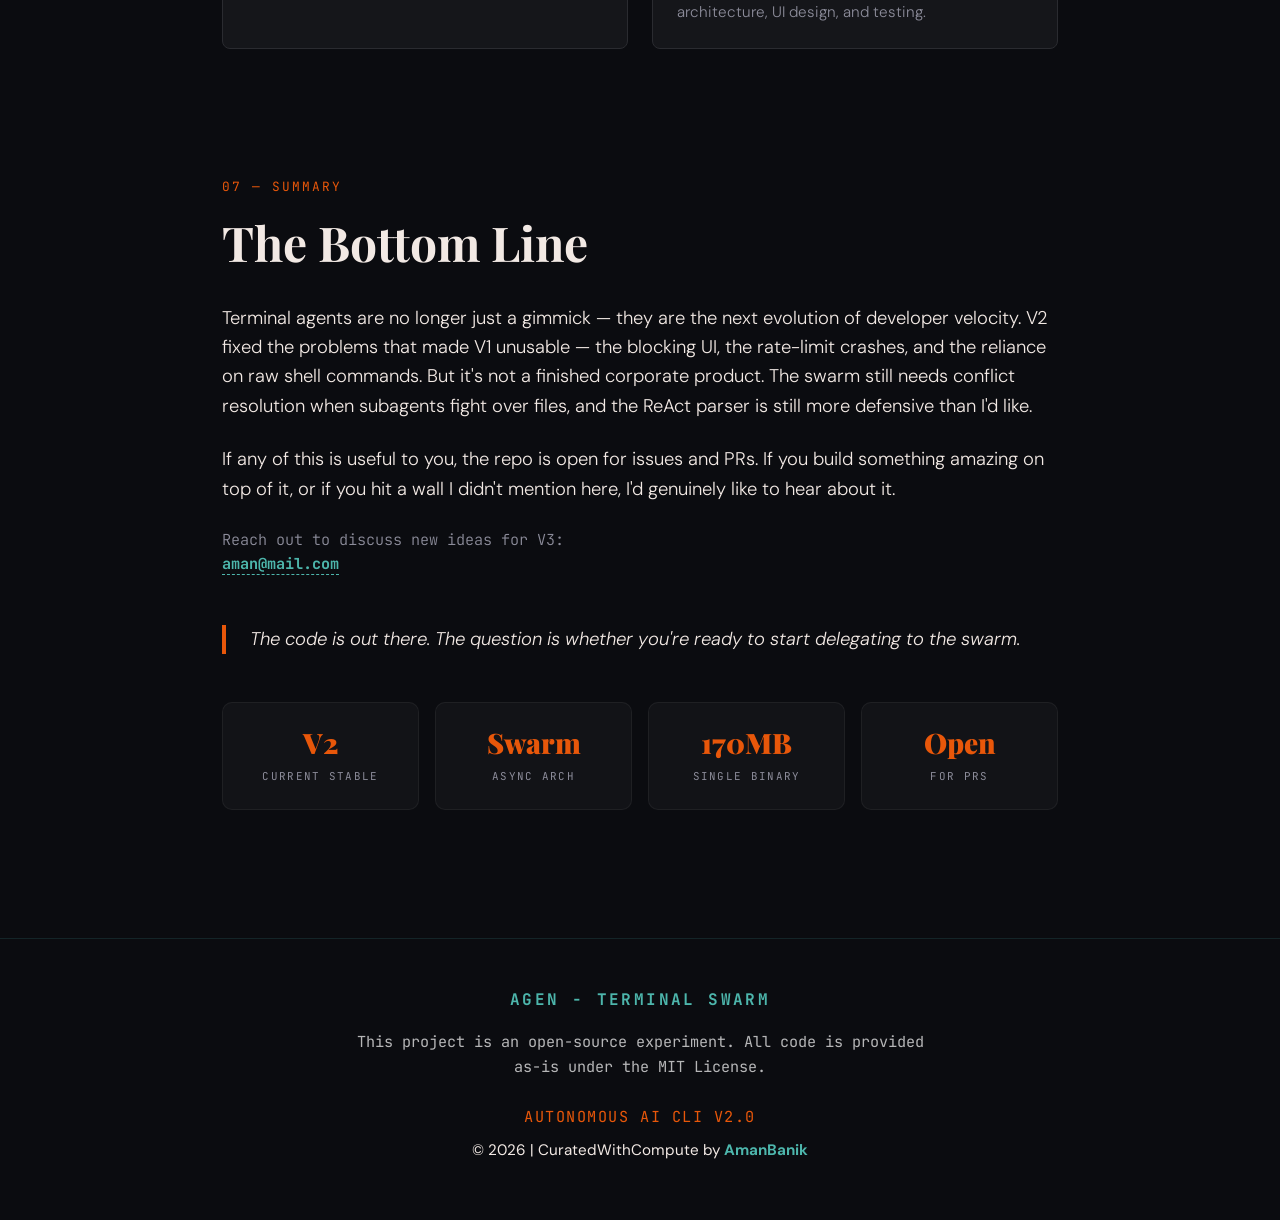
<file: docs/index.html>
<!DOCTYPE html>
<html lang="en">
<head>
<meta charset="UTF-8" />
<meta name="viewport" content="width=device-width, initial-scale=1.0"/>

<!-- SEO Meta Tags -->
<title>Agen V2 — Building a Swarm AI Architecture</title>
<meta name="description" content="A build log: how a fragile Python script that kept crashing on rate limits turned into a 170MB standalone executable running asynchronous AI subagents in the terminal.">
<meta name="keywords" content="Agen, AI, Swarm Architecture, ReAct Loop, Multi-Agent, Python, CLI, LLM, Gemini">
<meta name="author" content="Aman Banik">
<link rel="icon" type="image/png" href="https://raw.githubusercontent.com/AmanBanik/Alphed_portfolio/main/artifact/favicon.png">

<!-- Open Graph / Social -->
<meta property="og:title" content="Agen V2 — Building a Swarm AI Architecture">
<meta property="og:description" content="A solo build log tracking the evolution of Agen into a Swarm-capable autonomous AI engineering CLI.">
<meta property="og:type" content="article">
<meta property="article:published_time" content="2026-08-18">
<meta property="og:url" content="https://amanbanik.github.io/Agen/docs/">
<meta property="og:image" content="https://raw.githubusercontent.com/AmanBanik/Agen/v2-stable/model_card.png">

<!-- Twitter Card -->
<meta name="twitter:card" content="summary_large_image">
<meta name="twitter:title" content="Agen V2 — Building a Swarm AI Architecture">
<meta name="twitter:description" content="How Agen evolved into a 170MB standalone executable running asynchronous AI subagents.">
<meta name="twitter:image" content="https://raw.githubusercontent.com/AmanBanik/Agen/v2-stable/model_card.png">

<link rel="stylesheet" href="style.css">
</head>
<body>

<header>
  <div class="header-bg"></div>
  <div class="header-logo">
    <svg xmlns="http://www.w3.org/2000/svg" viewBox="0 0 400 180" role="img" aria-label="Agen logo">
      <defs>
        <linearGradient id="logoGradient" x1="0%" y1="0%" x2="100%" y2="100%">
          <stop offset="0%" stop-color="#90c888" />
          <stop offset="50%" stop-color="#ffd700" />
          <stop offset="100%" stop-color="#ff8c00" />
        </linearGradient>
        <style>
          .ascii { font-family: 'JetBrains Mono', 'Courier New', Courier, monospace; font-size: 16px; font-weight: bold; fill: url(#logoGradient); white-space: pre; }
          .brand { font-family: 'JetBrains Mono', 'Courier New', Courier, monospace; font-size: 14px; font-weight: bold; fill: #ffaa00; white-space: pre; }
          .sub { font-family: 'JetBrains Mono', 'Courier New', Courier, monospace; font-size: 14px; fill: #b0c4de; white-space: pre; }
        </style>
      </defs>
      <text x="50%" y="20" text-anchor="middle" class="ascii">      ▄▄████▄▄      </text>
      <text x="50%" y="38" text-anchor="middle" class="ascii">    ▄██████████▄    </text>
      <text x="50%" y="56" text-anchor="middle" class="ascii">   ████▀▀  ▀▀████   </text>
      <text x="50%" y="74" text-anchor="middle" class="ascii">  ████        ████  </text>
      <text x="50%" y="92" text-anchor="middle" class="ascii"> ██████████████████ </text>
      <text x="50%" y="110" text-anchor="middle" class="ascii">█████▀▀▀▀▀▀▀▀▀▀█████</text>
      <text x="50%" y="128" text-anchor="middle" class="ascii">████            ████</text>
      <text x="50%" y="146" text-anchor="middle" class="ascii">███              ███</text>
      <text x="50%" y="170" text-anchor="middle">
        <tspan class="brand">Agen v2.0</tspan>
        <tspan class="sub">  - Autonomous AI Engineering CLI</tspan>
      </text>
    </svg>
  </div>
  <div class="header-ticker">⚙️ BUILD_STATUS: SUCCESS</div>
  <h1>
    The <span class="highlight">Agen V2</span> Journey
  </h1>
  <p class="header-sub">
    A build log: how a fragile Python script that kept crashing on rate limits
    turned into a 170MB standalone executable running asynchronous AI subagents
    in the terminal.
  </p>
  <p class="header-byline">Solo build log · Agen v2.0.0</p>
</header>

<div class="download-section">
  <a href="https://github.com/AmanBanik/Agen" class="dl-btn repo" target="_blank">
    <svg viewBox="0 0 24 24"><path d="M12 0C5.37 0 0 5.37 0 12c0 5.31 3.435 9.795 8.205 11.385.6.105.825-.255.825-.57 0-.285-.015-1.23-.015-2.235-3.015.555-3.795-.735-4.035-1.41-.135-.345-.72-1.41-1.23-1.695-.42-.225-1.02-.78-.015-.795.945-.015 1.62.87 1.845 1.23 1.08 1.815 2.805 1.305 3.495.99.105-.78.42-1.305.765-1.605-2.67-.3-5.46-1.335-5.46-5.925 0-1.305.465-2.385 1.23-3.225-.12-.3-.54-1.53.12-3.18 0 0 1.005-.315 3.3 1.23.96-.27 1.98-.405 3-.405s2.04.135 3 .405c2.295-1.56 3.3-1.23 3.3-1.23.66 1.65.24 2.88.12 3.18.765.84 1.23 1.905 1.23 3.225 0 4.605-2.805 5.625-5.475 5.925.435.375.81 1.095.81 2.22 0 1.605-.015 2.895-.015 3.3 0 .315.225.69.825.57A12.02 12.02 0 0024 12c0-6.63-5.37-12-12-12z"/></svg>
    GitHub Repo
  </a>
  <a href="#" class="dl-btn windows" data-platform="win">
    <svg viewBox="0 0 24 24"><path d="M0 3.449L9.75 2.1v9.451H0m10.949-9.602L24 0v11.4H10.949M0 12.6h9.75v9.451L0 20.699M10.949 12.6H24V24l-12.951-1.801"/></svg>
    Windows
  </a>
  <a href="#" class="dl-btn mac" data-platform="mac">
    <svg viewBox="0 0 24 24"><path d="M12.152 6.896c-.948 0-2.415-1.078-3.96-1.04-2.04.027-3.91 1.183-4.961 3.014-2.117 3.675-.546 9.103 1.519 12.09 1.013 1.454 2.208 3.09 3.792 3.039 1.52-.065 2.09-.987 3.935-.987 1.831 0 2.35.987 3.96.948 1.637-.026 2.676-1.48 3.676-2.948 1.156-1.688 1.636-3.325 1.662-3.415-.039-.013-3.182-1.221-3.22-4.857-.026-3.04 2.48-4.494 2.597-4.559-1.429-2.09-3.623-2.324-4.39-2.376-2-.156-3.675 1.09-4.61 1.09zM15.53 3.83c.843-1.012 1.4-2.427 1.245-3.83-1.207.052-2.662.805-3.532 1.818-.734.845-1.418 2.275-1.233 3.651 1.338.104 2.715-.65 3.52-1.64z"/></svg>
    macOS
  </a>
  <a href="#" class="dl-btn linux" data-platform="linux">
    <svg viewBox="0 0 16 16"><path d="M8.996 4.497c.104-.076.1-.168.186-.158s.022.102-.098.207c-.12.104-.308.243-.46.323-.291.152-.631.336-.993.336s-.647-.167-.853-.33c-.102-.082-.186-.162-.248-.221-.11-.086-.096-.207-.052-.204.075.01.087.109.134.153.064.06.144.137.241.214.195.154.454.304.778.304s.702-.19.932-.32c.13-.073.297-.204.433-.304M7.34 3.781c.055-.02.123-.031.174-.003.011.006.024.021.02.034-.012.038-.074.032-.11.05-.032.017-.057.052-.093.054-.034 0-.086-.012-.09-.046-.007-.044.058-.072.1-.089m.581-.003c.05-.028.119-.018.173.003.041.017.106.045.1.09-.004.033-.057.046-.09.045-.036-.002-.062-.037-.093-.053-.036-.019-.098-.013-.11-.051-.004-.013.008-.028.02-.034"/><path fill-rule="evenodd" d="M8.446.019c2.521.003 2.38 2.66 2.364 4.093-.01.939.509 1.574 1.04 2.244.474.56 1.095 1.38 1.45 2.32.29.765.402 1.613.115 2.465a.8.8 0 0 1 .254.152l.001.002c.207.175.271.447.329.698.058.252.112.488.224.615.344.382.494.667.48.922-.015.254-.203.43-.435.57-.465.28-1.164.491-1.586 1.002-.443.527-.99.83-1.505.871a1.25 1.25 0 0 1-1.256-.716v-.001a1 1 0 0 1-.078-.21c-.67.038-1.252-.165-1.718-.128-.687.038-1.116.204-1.506.206-.151.331-.445.547-.808.63-.5.114-1.126 0-1.743-.324-.577-.306-1.31-.278-1.85-.39-.27-.057-.51-.157-.626-.384-.116-.226-.095-.538.07-.988.051-.16.012-.398-.026-.648a2.5 2.5 0 0 1-.037-.369c0-.133.022-.265.087-.386v-.002c.14-.266.368-.377.577-.451s.397-.125.53-.258c.143-.15.27-.374.443-.56q.036-.037.073-.07c-.081-.538.007-1.105.192-1.662.393-1.18 1.223-2.314 1.811-3.014.502-.713.65-1.287.701-2.016.042-.997-.705-3.974 2.112-4.2q.168-.015.321-.013m2.596 10.866-.03.016c-.223.121-.348.337-.427.656-.08.32-.107.733-.13 1.206v.001c-.023.37-.192.824-.31 1.267s-.176.862-.036 1.128v.002c.226.452.608.636 1.051.601s.947-.304 1.36-.795c.474-.576 1.218-.796 1.638-1.05.21-.126.324-.242.333-.4.009-.157-.097-.403-.425-.767-.17-.192-.217-.462-.274-.71-.056-.247-.122-.468-.26-.585l-.001-.001c-.18-.157-.356-.17-.565-.164q-.069.001-.14.005c-.239.275-.805.612-1.197.508-.359-.09-.562-.508-.587-.918m-7.204.03H3.83c-.189.002-.314.09-.44.225-.149.158-.276.382-.445.56v.002h-.002c-.183.184-.414.239-.61.31-.195.069-.353.143-.46.35v.002c-.085.155-.066.378-.029.624.038.245.096.507.018.746v.002l-.001.002c-.157.427-.155.678-.082.822.074.143.235.22.48.272.493.103 1.26.069 1.906.41.583.305 1.168.404 1.598.305.431-.098.712-.369.75-.867v-.002c.029-.292-.195-.673-.485-1.052-.29-.38-.633-.752-.795-1.09v-.002l-.61-1.11c-.21-.286-.43-.462-.68-.5a1 1 0 0 0-.106-.008M9.584 4.85c-.14.2-.386.37-.695.467-.147.048-.302.17-.495.28a1.3 1.3 0 0 1-.74.19.97.97 0 0 1-.582-.227c-.14-.113-.25-.237-.394-.322a3 3 0 0 1-.192-.126c-.063 1.179-.85 2.658-1.226 3.511a5.4 5.4 0 0 0-.43 1.917c-.68-.906-.184-2.066.081-2.568.297-.55.343-.701.27-.649-.266.436-.685 1.13-.848 1.844-.085.372-.1.749.01 1.097.11.349.345.67.766.931.573.351.963.703 1.193 1.015s.302.584.23.777a.4.4 0 0 1-.212.22.7.7 0 0 1-.307.056l.184.235c.094.124.186.249.266.375 1.179.805 2.567.496 3.568-.218.1-.342.197-.664.212-.903.024-.474.05-.896.136-1.245s.244-.634.53-.791a1 1 0 0 1 .138-.061q.005-.045.013-.087c.082-.546.569-.572 1.18-.303.588.266.81.499.71.814h.13c.122-.398-.133-.69-.822-1.025l-.137-.06a2.35 2.35 0 0 0-.012-1.113c-.188-.79-.704-1.49-1.098-1.838-.072-.003-.065.06.081.203.363.333 1.156 1.532.727 2.644a1.2 1.2 0 0 0-.342-.043c-.164-.907-.543-1.66-.735-2.014-.359-.668-.918-2.036-1.158-2.983M7.72 3.503a1 1 0 0 0-.312.053c-.268.093-.447.286-.559.391-.022.021-.05.04-.119.091s-.172.126-.321.238q-.198.151-.13.38c.046.15.192.325.459.476.166.098.28.23.41.334a1 1 0 0 0 .215.133.9.9 0 0 0 .298.066c.282.017.49-.068.673-.173s.34-.233.518-.29c.365-.115.627-.345.709-.564a.37.37 0 0 0-.01-.309c-.048-.096-.148-.187-.318-.257h-.001c-.354-.151-.507-.162-.705-.29-.321-.207-.587-.28-.807-.279m-.89-1.122h-.025a.4.4 0 0 0-.278.135.76.76 0 0 0-.191.334 1.2 1.2 0 0 0-.051.445v.001c.01.162.041.299.102.436.05.116.109.204.183.274l.089-.065.117-.09-.023-.018a.4.4 0 0 1-.11-.161.7.7 0 0 1-.054-.22v-.01a.7.7 0 0 1 .014-.234.4.4 0 0 1 .08-.179q.056-.069.126-.073h.013a.18.18 0 0 1 .123.05c.045.04.08.09.11.162a.7.7 0 0 1 .054.22v.01a.7.7 0 0 1-.002.17 1.1 1.1 0 0 1 .317-.143 1.3 1.3 0 0 0 .002-.194V3.23a1.2 1.2 0 0 0-.102-.437.8.8 0 0 0-.227-.31.4.4 0 0 0-.268-.102m1.95-.155a.63.63 0 0 0-.394.14.9.9 0 0 0-.287.376 1.2 1.2 0 0 0-.1.51v.015q0 .079.01.152c.114.027.278.074.406.138a1 1 0 0 1-.011-.172.8.8 0 0 1 .058-.278.5.5 0 0 1 .139-.2.26.26 0 0 1 .182-.069.26.26 0 0 1 .178.081c.055.054.094.12.124.21.029.086.042.17.04.27l-.002.012a.8.8 0 0 1-.057.277c-.024.059-.089.106-.122.145.046.016.09.03.146.052a5 5 0 0 1 .248.102 1.2 1.2 0 0 0 .244-.763 1.2 1.2 0 0 0-.11-.495.9.9 0 0 0-.294-.37.64.64 0 0 0-.39-.133z"/></svg>
    Linux
  </a>
</div>

<nav>
  <div class="nav-inner">
    <a href="#" class="nav-logo">AGEN.V2</a>
    <ul class="nav-links">
      <li><a href="#v1-limits">V1 Limits</a></li>
      <li><a href="#react">The ReAct Loop</a></li>
      <li><a href="#swarm">Swarm Architecture</a></li>
      <li><a href="#mcp">MCP & RAG</a></li>
      <li><a href="#packaging">Packaging</a></li>
      <li><a href="#contributing">Contributing</a></li>
      <li><a href="#summary">Closing</a></li>
    </ul>
  </div>
</nav>

<main>
  <!-- SECTION 0: INTRO -->
  <section id="intro">
    <div class="section-label">00 — Why I'm Writing This</div>
    <h2>A Terminal Agent That Kept Falling Over</h2>
    <p>
      This is a build log, not a launch announcement. I started Agen as a
      single Python script that let me talk to Gemini from my terminal and
      have it run shell commands on my behalf. It worked, in the sense that
      it occasionally did what I asked. Most of the time it either locked up
      the terminal or got rate-limited into oblivion. This post walks through
      what actually broke in that first version, what I changed to fix it,
      and what I'm still not entirely happy with.
    </p>
  </section>

  <!-- SECTION 1: V1 LIMITS -->
  <section id="v1-limits">
    <div class="section-label">01 — The Catalyst</div>
    <h2>Where It All Began:<br>The Limits of V1</h2>

    <p>
      The first prototype of Agen was a single monolithic Python script. It
      proved a terminal-based AI assistant was worth building, but it was
      fundamentally fragile. It relied on synchronous polling and raw shell
      commands — when I asked it to parse a directory, it would literally
      shell out to <code>cat</code> and <code>grep</code> and sit there
      blocking on the output.
    </p>

    <div class="pull-quote">
      <p>When you're bound by a 4-request-per-minute free-tier limit, synchronous polling is a death sentence.</p>
    </div>

    <p>
      I was running on Gemini's free tier, which meant strict rate limits.
      V1 would enter a loop, repeatedly querying the API to check on a
      long-running terminal command, and within a minute I'd get slammed
      with a <code>429 Too Many Requests</code> that crashed the whole
      session. Worse, the UI was fully blocking — while the agent was
      "thinking," I couldn't type anything else into the terminal. I lost a
      few evenings just watching it hang.
    </p>

    <div class="diagram-wrap">
      <div class="diagram-title">📅 Project Evolution</div>
      <div class="timeline">
        <div class="timeline-item">
          <div class="tl-year">V1 Prototype</div>
          <div class="tl-text">A basic CLI wrapper around Gemini. Slow, blocking UI, dependent on raw bash scripts for context.</div>
        </div>
        <div class="timeline-item danger">
          <div class="tl-year">The API Bottleneck</div>
          <div class="tl-text">Frequent crashes from 429 errors while polling for long tasks. Context windows filling up with useless log output.</div>
        </div>
        <div class="timeline-item">
          <div class="tl-year">The V2 Rewrite</div>
          <div class="tl-text">Moved to SSE streams, an asynchronous swarm architecture, and formal tool bindings instead of raw shell calls.</div>
        </div>
      </div>
    </div>
  </section>

  <!-- SECTION 2: REACT LOOP -->
  <section id="react">
    <div class="section-label">02 — The Logic</div>
    <h2>The ReAct Engine</h2>
    <p>
      To fix V1's brittleness, I tore down the basic chat loop and rebuilt it
      around a <strong>LangChain ReAct (Reason + Act)</strong> loop. The
      agent stopped just generating text and started reasoning about the
      problem, forming a plan, and executing actual Python tools on my
      machine instead of shelling out blindly.
    </p>

    <div class="deep-dive">
      <h3>🧠 How ReAct Changes Things</h3>
      <p>
        Instead of asking the LLM to write code and hoping for the best, the
        ReAct loop forces the model to output a specific JSON schema
        indicating a <strong>tool call</strong>. The Python backend
        intercepts this, runs the matching native function (like
        <code>read_file</code> or <code>search_web</code>), and feeds the
        exact result back into the prompt. The model then reasons about that
        output before deciding on its next action.
      </p>
    </div>

    <div class="diagram-wrap">
      <div class="diagram-title">⚙️ ReAct Execution Pipeline</div>
      <div style="display:flex; align-items:center; gap:0.5rem; overflow-x:auto; padding-bottom:1rem;">
        <div class="pipe-block cream" style="min-width:140px; text-align:center;">User Prompt<br><span style="font-size:0.65rem;">"Fix this bug"</span></div>
        <div class="pipe-arrow">→</div>
        <div class="pipe-block orange" style="min-width:140px; text-align:center;">ReAct Engine<br><span style="font-size:0.65rem;">Observes & Plans</span></div>
        <div class="pipe-arrow">→</div>
        <div class="pipe-block teal" style="min-width:140px; text-align:center;">MCP Tooling<br><span style="font-size:0.65rem;">Reads files, Greps</span></div>
        <div class="pipe-arrow">→</div>
        <div class="pipe-block cream" style="min-width:140px; text-align:center;">Resolution<br><span style="font-size:0.65rem;">Writes fixed code</span></div>
      </div>
    </div>

    <div class="friction-note">
      <h3>⚠️ Where it got annoying</h3>
      <p>
        The ReAct loop is only as reliable as the model's ability to stick to
        the JSON schema. Early on, Gemini would occasionally wrap its tool
        call in explanatory prose, and my parser would choke on it. I ended
        up writing defensive parsing around every tool-call response before
        this felt trustworthy enough to build on.
      </p>
    </div>
  </section>

  <!-- SECTION 3: SWARM ARCHITECTURE -->
  <section id="swarm">
    <div class="section-label">03 — The Breakthrough</div>
    <h2>The Swarm Architecture</h2>
    <p>
      The part of V2 I'm most proud of is the multi-agent swarm. As projects
      got bigger, a single agent couldn't hold the context of a frontend
      component, a backend server, and a database schema all at once — it
      would either forget earlier context or mix concerns across files.
    </p>
    <p>
      Using Python's <code>asyncio.Task</code>, I gave Agen an
      <code>invoke_subagent</code> tool. The main agent acts as a manager:
      when it hits a complex task, it spawns an independent, asynchronous
      clone of itself, hands it a specific instruction, and lets it run in
      the background.
    </p>

    <div class="code-block">
<span class="keyword">async def</span> <span class="func">spawn_agent</span>(agent_id, instruction):
    <span class="comment"># Creates an isolated background task</span>
    queue = asyncio.Queue()
    task = asyncio.create_task(
        run_autonomous_agent(is_subagent=<span class="keyword">True</span>, prompt=instruction)
    )
    swarm_registry[agent_id] = task
    <span class="keyword">return</span> <span class="string">f"Agent {agent_id} spawned successfully."</span>
    </div>

    <p>
      Because subagents run on the async event loop rather than a
      while-loop poller, they don't block the UI. That's what makes it
      possible to have one agent writing tests while another watches server
      logs, both feeding results back to the manager.
    </p>

    <div class="card-grid">
      <div class="card">
        <span class="card-icon">🧠</span>
        <h4>Agent Manager</h4>
        <p>Oversees the swarm, delegating tasks and merging asynchronous results back into the main terminal conversation.</p>
      </div>
      <div class="card">
        <span class="card-icon">⚡</span>
        <h4>Async Tasks</h4>
        <p>Background workers that handle heavy work like semantic RAG chunking or web scraping without freezing the terminal UI.</p>
      </div>
      <div class="card">
        <span class="card-icon">📡</span>
        <h4>SSE Streams</h4>
        <p>Server-Sent Events push tokens and tool events back to the client as they happen, instead of polling for status.</p>
      </div>
      <div class="card">
        <span class="card-icon">🦙</span>
        <h4>Local LLM Support</h4>
        <p>Run entirely offline and keep your codebase private by switching to local hardware inference via Ollama (e.g., Llama 3, Gemma).</p>
      </div>
    </div>

    <div class="friction-note">
      <h3>⚠️ Where it got annoying</h3>
      <p>
        Subagents sharing state through a message queue sounds clean until
        two of them try to write to the same file at once. I don't have a
        real locking mechanism yet — right now I just try to scope subagent
        instructions narrowly enough that collisions are unlikely, which is
        a workaround, not a fix. It's the part of the swarm I trust least.
      </p>
    </div>
  </section>

  <!-- SECTION 4: MCP & RAG -->
  <section id="mcp">
    <div class="section-label">04 — Expanding the Brain</div>
    <h2>MCP & Semantic RAG</h2>
    <p>
      An agent that can't see your code isn't very useful. V1 relied on
      crude string matching. In V2, I integrated a local
      <strong>ChromaDB</strong> vector database instead.
    </p>
    <p>
      Running <code>/index</code> makes Agen recursively parse the current
      directory, generate embeddings locally, and store them in ChromaDB.
      When I ask a question, it runs a similarity search and pulls back the
      exact relevant lines across hundreds of files, without trying to stuff
      the whole codebase into the context window.
    </p>

    <div class="deep-dive">
      <h3>🔌 The Model Context Protocol (MCP)</h3>
      <p>
        Rather than hardcoding every possible tool — a web scraper, a GitHub
        client, and so on — I adopted the open MCP standard. Agen V2 can
        connect to external MCP servers at runtime: if the agent decides it
        needs to search the web, it connects to a local Tavily MCP server,
        fetches the tool schema, and calls it on the fly.
      </p>
    </div>
  </section>

  <!-- SECTION 5: PACKAGING -->
  <section id="packaging">
    <div class="section-label">05 — Deployment</div>
    <h2>The PyInstaller Crucible</h2>
    <p>
      Writing the software was only half the work. Packaging a modern AI
      stack — FastAPI, LangChain, Uvicorn, ChromaDB, Rich, and Prompt
      Toolkit — into a single Windows executable turned out to be its own
      project.
    </p>
    <p>
      PyInstaller struggles with the dynamic imports AI libraries love to
      use. I had to manually trace hidden imports for
      <code>pylatexenc</code>, add hook paths for
      <code>langchain-community</code>, and explicitly exclude frameworks
      like Tkinter to keep the binary size down.
    </p>

    <div class="diagram-wrap">
      <div class="diagram-title">🖥️ Terminal Log: agen.exe Build</div>
      <code style="display:block; padding:1rem; background:rgba(0,0,0,0.5); color:var(--cream); line-height:1.8;">
        > pyinstaller --name "agen" --onefile client/cli.py<br>
        <span style="color:var(--mid-text);">INFO: Analyzing hidden imports...</span><br>
        <span style="color:var(--mid-text);">INFO: Building PKG (CArchive) agen.pkg completed successfully.</span><br>
        <span style="color:var(--mid-text);">INFO: Bootloader Windows-64bit-intel/run.exe</span><br>
        <span style="color:var(--teal);">INFO: Build complete! The results are available in: dist/agen.exe</span>
      </code>
    </div>

    <div class="pull-quote">
      <p>170MB. One file. No Python installation required on the host machine.</p>
    </div>

    <p>
      The end result is a standalone <code>agen.exe</code>. You can drop it
      onto a fresh Windows machine with no Python installed, double-click
      it, and get a swarm-capable terminal agent running immediately. The
      macOS and Linux paths still go through the installer script rather
      than a packaged binary — that's next on the list.
    </p>

    <div class="friction-note">
      <h3>⚠️ Where it got annoying</h3>
      <p>
        The hidden-import chase took longer than writing the swarm code did.
        There's no clean way to know which import PyInstaller missed until
        the packaged binary crashes on a machine that isn't yours — the
        feedback loop is slow and mostly guesswork.
      </p>
    </div>
  </section>

  <!-- SECTION 6: CONTRIBUTING -->
  <section id="contributing">
    <div class="section-label">06 — Open Source</div>
    <h2>Join the Swarm:<br>Contributing to V2 & V3</h2>
    <p>
      Agen isn't a walled garden. It's an open experiment in making terminal agents actually useful, and I'd love for you to get your hands dirty with the codebase. Whether you're squashing bugs in documentation, building out new features, or just testing the absolute limits of the system — there's a place for you here.
    </p>
    <p>
      <strong>Our current prime directive?</strong> Battle-testing V2 across every platform we can find. If you have a weird Linux distro or an M-series Mac, I want to know exactly how spectacularly it breaks (or succeeds) so we can bulletproof the installation scripts. 
    </p>
    <div class="card-grid reveal">
      <div class="card">
        <span class="card-icon">🧪</span>
        <h4>Platform Testing</h4>
        <p>Run V2 on macOS, Linux, and Windows edge cases. Find the friction points and help smooth out the installation scripts.</p>
      </div>
      <div class="card">
        <span class="card-icon">🛠️</span>
        <h4>Feature Engineering</h4>
        <p>Have an idea for a new MCP tool? A better way to resolve file conflicts between subagents? Fork it, build it, and open a PR.</p>
      </div>
      <div class="card">
        <span class="card-icon">🚀</span>
        <h4>The V3 Roadmap</h4>
        <p>V2 was about stability. V3 is about scale. Jump into the discussions, share your wildest ideas, and help architect the next generation of the swarm.</p>
      </div>
      <div class="card">
        <span class="card-icon">🤖</span>
        <h4>Autonomous Onboarding</h4>
        <p>Using an AI agent to contribute? Point it at our comprehensive <code>.agent/</code> directory. We've equipped the repo with 14 strict skills covering V3 architecture, UI design, and testing.</p>
      </div>
    </div>
  </section>

  <!-- SECTION 7: SUMMARY -->
  <section id="summary" style="margin-top:5rem;">
    <div class="section-label">07 — Summary</div>
    <h2>The Bottom Line</h2>
    <p>
      Terminal agents are no longer just a gimmick — they are the next evolution of developer velocity. V2 fixed the problems that made V1 unusable — the blocking UI, the rate-limit crashes, and the reliance on raw shell commands. But it's not a finished corporate product. The swarm still needs conflict resolution when subagents fight over files, and the ReAct parser is still more defensive than I'd like.
    </p>
    <p>
      If any of this is useful to you, the repo is open for issues and PRs. If you build something amazing on top of it, or if you hit a wall I didn't mention here, I'd genuinely like to hear about it.
    </p>
    <p style="margin-top: 1.5rem; font-family: 'JetBrains Mono', monospace; font-size: 0.95rem;">
      <span style="color: var(--mid-text);">Reach out to discuss new ideas for V3:</span> <br>
      <a href="mailto:amanbaniksr75@gmail.com" style="color: var(--teal); text-decoration: none; font-weight: bold; border-bottom: 1px dashed var(--teal);">aman@mail.com</a>
    </p>

    <div class="pull-quote reveal">
      <p>The code is out there. The question is whether you're ready to start delegating to the swarm.</p>
    </div>

    <div class="stat-strip reveal" style="margin-top:2rem;">
      <div class="stat-cell"><span class="num">V2</span><span class="label-s">Current Stable</span></div>
      <div class="stat-cell"><span class="num">Swarm</span><span class="label-s">Async Arch</span></div>
      <div class="stat-cell"><span class="num">170MB</span><span class="label-s">Single Binary</span></div>
      <div class="stat-cell"><span class="num">Open</span><span class="label-s">For PRs</span></div>
    </div>
  </section>
</main>

<!-- FOOTER -->
<footer>
  <span class="footer-logo">AGEN - TERMINAL SWARM</span>
  <p class="footer-note">This project is an open-source experiment. All code is provided as-is under the MIT License.</p>
  <p class="footer-version">AUTONOMOUS AI CLI V2.0</p>
  <p class="footer-credits">&copy; 2026 | CuratedWithCompute by <a href="https://github.com/AmanBanik" target="_blank">AmanBanik</a></p>
</footer>

<div id="installModal" class="modal">
  <div class="modal-content">
    <span class="close-btn">&times;</span>
    <h3 id="modalTitle">Install on Windows</h3>
    <p class="modal-desc">Run this command in your terminal:</p>
    <div class="code-container">
      <code id="modalCmd">irm https://raw.githubusercontent.com/AmanBanik/Agen/v2-stable/setup.ps1 | iex</code>
      <button class="copy-btn" id="copyBtn">
        <svg viewBox="0 0 24 24" width="16" height="16" fill="currentColor"><path d="M16 1H4C2.9 1 2 1.9 2 3v14h2V3h12V1zm3 4H8C6.9 5 6 5.9 6 7v14c0 1.1.9 2 2 2h11c1.1 0 2-.9 2-2V7c0-1.1-.9-2-2-2zm0 16H8V7h11v14z"/></svg>
      </button>
    </div>
  </div>
</div>

<script src="script.js"></script>
</body>
</html>
</file>
<file: blog/style.css>
@import url('https://fonts.googleapis.com/css2?family=Playfair+Display:ital,wght@0,400;0,700;0,900;1,400;1,700&family=JetBrains+Mono:wght@400;600;700&family=DM+Sans:ital,wght@0,300;0,400;0,500;0,600;1,300&display=swap');

:root {
  --bg-color: #0b0c10;
  --panel-bg: #15161a;
  --panel-border: #2a2b30;
  --text-main: #e2e2e2;
  --mid-text: #8c8c9a;
  --orange: #e8570a;
  --orange-glow: rgba(232, 87, 10, 0.2);
  --red-vivid: #ff2a2a;
  --amber: #fca311;
  --teal: #4db6ac;
  --cream: #f2e9e4;
}

html {
  scroll-behavior: smooth;
}

* { box-sizing: border-box; margin: 0; padding: 0; }

body {
  background-color: var(--bg-color);
  color: var(--text-main);
  font-family: 'DM Sans', sans-serif;
  line-height: 1.6;
  overflow-x: hidden;
}

h1, h2, h3, h4 {
  font-family: 'Playfair Display', serif;
  color: var(--cream);
  font-weight: 700;
  margin-bottom: 1rem;
}

a { color: var(--orange); text-decoration: none; transition: 0.2s; }
a:hover { color: var(--red-vivid); text-decoration: underline; }

header {
  position: relative;
  height: 80vh;
  display: flex;
  flex-direction: column;
  justify-content: center;
  align-items: center;
  text-align: center;
  padding: 2rem;
  border-bottom: 1px solid var(--panel-border);
}

.header-logo {
  width: 220px;
  max-width: 60vw;
  height: auto;
  margin-bottom: 1.5rem;
  filter: drop-shadow(0 0 25px rgba(255, 165, 0, 0.15));
}
.header-logo svg { width: 100%; height: auto; display: block; }

.header-bg {
  position: absolute;
  top: 0; left: 0; width: 100%; height: 100%;
  background: radial-gradient(circle at center, var(--panel-bg) 0%, var(--bg-color) 70%);
  z-index: -2;
}

.header-ticker {
  font-family: 'JetBrains Mono', monospace;
  font-size: 0.9rem;
  color: var(--teal);
  background: rgba(77, 182, 172, 0.2);
  padding: 0.4rem 1rem;
  border-radius: 20px;
  margin-bottom: 2rem;
  border: 1px solid var(--teal);
}

header h1 {
  font-size: 5rem;
  line-height: 1.1;
  letter-spacing: -2px;
  margin-bottom: 1rem;
}

.highlight { color: var(--orange); font-style: italic; }

.header-sub {
  max-width: 600px;
  font-size: 1.25rem;
  color: var(--mid-text);
  font-weight: 300;
}

.header-byline {
  margin-top: 1.5rem;
  font-family: 'JetBrains Mono', monospace;
  font-size: 0.8rem;
  color: var(--mid-text);
  letter-spacing: 1px;
  text-transform: uppercase;
}

nav {
  position: sticky;
  top: 0;
  background: rgba(11, 12, 16, 0.9);
  backdrop-filter: blur(10px);
  border-bottom: 1px solid var(--panel-border);
  z-index: 100;
  padding: 1rem 0;
}

.nav-inner {
  max-width: 1000px;
  margin: 0 auto;
  display: flex;
  justify-content: space-between;
  align-items: center;
  padding: 0 2rem;
  flex-wrap: wrap;
  gap: 0.75rem;
}

.nav-logo {
  font-family: 'JetBrains Mono', monospace;
  font-weight: 700;
  font-size: 1.2rem;
  color: var(--cream);
  letter-spacing: 2px;
}

.nav-links {
  display: flex;
  gap: 1.5rem;
  list-style: none;
  flex-wrap: wrap;
}

.nav-links a {
  font-family: 'JetBrains Mono', monospace;
  font-size: 0.85rem;
  color: var(--mid-text);
  text-transform: uppercase;
}

main { max-width: 900px; margin: 0 auto; padding: 4rem 2rem; }
section { margin-bottom: 8rem; scroll-margin-top: 90px; }
section:last-of-type { margin-bottom: 4rem; }

.section-label {
  font-family: 'JetBrains Mono', monospace;
  font-size: 0.8rem;
  color: var(--orange);
  text-transform: uppercase;
  letter-spacing: 2px;
  margin-bottom: 1rem;
}

section h2 { font-size: 3rem; line-height: 1.2; margin-bottom: 2rem; }
section p { font-size: 1.15rem; margin-bottom: 1.5rem; color: var(--cream); font-weight: 300; }
section h3 { font-size: 1.8rem; margin-top: 4rem; border-bottom: 1px solid var(--panel-border); padding-bottom: 0.5rem; }

.diagram-wrap {
  background: var(--panel-bg);
  border: 1px solid var(--panel-border);
  border-radius: 8px;
  padding: 2rem;
  margin: 2rem 0;
  overflow-x: auto;
}

.diagram-title {
  font-family: 'JetBrains Mono', monospace;
  font-size: 0.85rem;
  color: var(--mid-text);
  margin-bottom: 1.5rem;
  text-transform: uppercase;
}

.timeline { border-left: 2px solid var(--panel-border); padding-left: 2rem; margin-left: 1rem; }
.timeline-item { position: relative; margin-bottom: 2.5rem; }
.timeline-item::before {
  content: '';
  position: absolute;
  left: -2.4rem;
  top: 0.3rem;
  width: 12px; height: 12px;
  background: var(--bg-color);
  border: 2px solid var(--orange);
  border-radius: 50%;
}
.timeline-item.danger::before { border-color: var(--red-vivid); background: var(--red-vivid); box-shadow: 0 0 10px var(--red-vivid); }

.tl-year { font-family: 'JetBrains Mono', monospace; font-weight: 700; color: var(--cream); margin-bottom: 0.3rem; }
.tl-text { font-size: 1rem; color: var(--mid-text); }

.pipe-block {
  padding: 1rem;
  border-radius: 4px;
  font-family: 'JetBrains Mono', monospace;
  font-size: 0.9rem;
  border: 1px solid;
  background: rgba(0,0,0,0.3);
}
.pipe-block.cream { color: var(--cream); border-color: var(--cream); }
.pipe-block.orange { color: var(--orange); border-color: var(--orange); background: var(--orange-glow); }
.pipe-block.red { color: var(--red-vivid); border-color: var(--red-vivid); background: rgba(255,42,42,0.1); }
.pipe-block.teal { color: var(--teal); border-color: var(--teal); }

.pipe-arrow { font-size: 1.5rem; color: var(--mid-text); padding: 0 0.5rem; }

.card-grid { display: grid; grid-template-columns: repeat(auto-fit, minmax(250px, 1fr)); gap: 1.5rem; margin-top: 2rem; }
.card {
  background: var(--panel-bg);
  border: 1px solid var(--panel-border);
  padding: 1.5rem;
  border-radius: 8px;
  transition: transform 0.2s;
}
.card:hover { transform: translateY(-5px); border-color: var(--orange); }
.card-icon { font-size: 2rem; display: block; margin-bottom: 1rem; }
.card h4 { font-size: 1.2rem; margin-bottom: 0.5rem; }
.card p { font-size: 0.95rem; color: var(--mid-text); margin-bottom: 0; }

code {
  font-family: 'JetBrains Mono', monospace;
  background: var(--panel-bg);
  padding: 0.2em 0.4em;
  border-radius: 3px;
  border: 1px solid var(--panel-border);
  color: var(--orange);
}

.pull-quote {
  border-left: 4px solid var(--orange);
  padding-left: 1.5rem;
  margin: 3rem 0;
  font-style: italic;
  font-size: 1.5rem;
  color: var(--cream);
}

/* ── CODE BLOCKS & DEEP DIVES (moved out of inline <style>) ── */
.code-block {
  background: #111216;
  border: 1px solid var(--panel-border);
  border-radius: 8px;
  padding: 1.5rem;
  overflow-x: auto;
  font-family: 'JetBrains Mono', monospace;
  font-size: 0.9rem;
  color: var(--text-main);
  margin: 2rem 0;
}
.code-block .keyword { color: var(--orange); }
.code-block .string { color: var(--teal); }
.code-block .comment { color: var(--mid-text); font-style: italic; }
.code-block .func { color: var(--amber); }

.deep-dive {
  border-left: 3px solid var(--teal);
  background: rgba(77, 182, 172, 0.05);
  padding: 1.5rem;
  margin: 2rem 0;
  border-radius: 0 8px 8px 0;
}
.deep-dive h3 { margin-top: 0; font-size: 1.3rem; border: none; padding-bottom: 0; }
.deep-dive p { font-size: 1rem; }

.friction-note {
  border-left: 3px solid var(--red-vivid);
  background: rgba(255, 42, 42, 0.05);
  padding: 1.5rem;
  margin: 2rem 0;
  border-radius: 0 8px 8px 0;
}
.friction-note h3 { margin-top: 0; font-size: 1.3rem; border: none; padding-bottom: 0; }
.friction-note p { font-size: 1rem; margin-bottom: 0; }

/* ── DOWNLOAD SECTION ── */
.download-section {
  display: flex;
  justify-content: center;
  gap: 1.5rem;
  margin: -2rem auto 4rem;
  max-width: 900px;
  position: relative;
  z-index: 10;
  flex-wrap: wrap;
}

.dl-btn {
  display: flex;
  align-items: center;
  gap: 0.8rem;
  background: var(--panel-bg);
  border: 1px solid var(--panel-border);
  padding: 1rem 1.5rem;
  border-radius: 8px;
  color: var(--cream);
  font-family: 'JetBrains Mono', monospace;
  font-weight: 600;
  transition: all 0.3s ease;
  text-decoration: none;
}

.dl-btn:hover {
  border-color: var(--orange);
  background: rgba(232, 87, 10, 0.1);
  transform: translateY(-3px);
  text-decoration: none;
  box-shadow: 0 10px 20px rgba(0,0,0,0.5);
}

.dl-btn svg { width: 24px; height: 24px; fill: currentColor; }
.dl-btn.windows:hover { color: #00a4ef; border-color: #00a4ef; background: rgba(0,164,239,0.1); }
.dl-btn.mac:hover { color: #ffffff; border-color: #ffffff; background: rgba(255,255,255,0.1); }
.dl-btn.linux:hover { color: #fca311; border-color: #fca311; background: rgba(252,163,17,0.1); }
.dl-btn.repo { background: var(--orange); color: var(--bg-color); border: none; }
.dl-btn.repo:hover { background: var(--red-vivid); color: #fff; }

/* ── MODAL ── */
.modal {
  display: none;
  position: fixed;
  z-index: 1000;
  left: 0; top: 0; width: 100%; height: 100%;
  background-color: rgba(0, 0, 0, 0.8);
  justify-content: center;
  align-items: center;
  backdrop-filter: blur(5px);
}

.modal-content {
  background: var(--panel-bg);
  border: 1px solid var(--panel-border);
  padding: 2.5rem;
  border-radius: 12px;
  width: 90%;
  max-width: 500px;
  position: relative;
  text-align: center;
  box-shadow: 0 10px 40px rgba(0,0,0,0.8);
}

.close-btn {
  position: absolute;
  top: 1rem; right: 1.5rem;
  color: var(--mid-text);
  font-size: 1.5rem;
  cursor: pointer;
  transition: 0.2s;
}
.close-btn:hover { color: var(--red-vivid); }

.modal-desc { margin-bottom: 1.5rem; color: var(--mid-text); }

.code-container {
  display: flex;
  align-items: center;
  background: #0b0c10;
  border: 1px solid var(--panel-border);
  border-radius: 6px;
  padding: 0.5rem;
  justify-content: space-between;
}

.code-container code {
  background: transparent;
  border: none;
  color: var(--teal);
  font-size: 0.85rem;
  padding: 0.5rem;
  flex-grow: 1;
  text-align: left;
  overflow-x: auto;
}

.copy-btn {
  background: var(--panel-bg);
  border: 1px solid var(--panel-border);
  color: var(--cream);
  padding: 0.5rem;
  border-radius: 4px;
  cursor: pointer;
  display: flex;
  align-items: center;
  justify-content: center;
  font-family: 'JetBrains Mono', monospace;
  font-size: 0.75rem;
  transition: 0.2s;
  min-width: 40px;
}
.copy-btn:hover { border-color: var(--orange); color: var(--orange); }

/* ── CLOSING SECTION ── */
.closing-box {
  background: var(--panel-bg);
  border: 1px solid var(--panel-border);
  border-radius: 8px;
  padding: 2.5rem;
  margin-top: 2rem;
}
.closing-box p:last-child { margin-bottom: 0; }

/* ── RESPONSIVE ── */
@media (max-width: 640px) {
  .header-logo { width: 160px; margin-bottom: 1rem; }
  header h1 { font-size: 2.75rem; letter-spacing: -1px; }
  .header-sub { font-size: 1.05rem; padding: 0 1rem; }
  section h2 { font-size: 2rem; }
  section p { font-size: 1rem; }
  main { padding: 3rem 1.25rem; }
  .nav-inner { flex-direction: column; justify-content: center; padding: 1rem; }
  .nav-links { gap: 1rem; justify-content: center; }
  .pull-quote { font-size: 1.2rem; margin: 2rem 0; padding-left: 1rem; }
  
  .download-section {
    flex-direction: column;
    padding: 0 1.25rem;
    gap: 1rem;
    margin: -1rem auto 3rem;
  }
  .dl-btn {
    width: 100%;
    justify-content: center;
  }
  
  .diagram-wrap { padding: 1rem; }
  .deep-dive, .friction-note, .closing-box { padding: 1.25rem; }
  
  .modal-content { padding: 1.5rem; width: 95%; }
}

@media (max-width: 400px) {
  header h1 { font-size: 2.2rem; }
  .timeline { padding-left: 1.5rem; margin-left: 0.5rem; }
  .timeline-item::before { left: -1.9rem; }
}
</file>
<file: docs/style.css>
@import url('https://fonts.googleapis.com/css2?family=Playfair+Display:ital,wght@0,400;0,700;0,900;1,400;1,700&family=JetBrains+Mono:wght@400;600;700&family=DM+Sans:ital,wght@0,300;0,400;0,500;0,600;1,300&display=swap');

:root {
  --bg-color: #0b0c10;
  --panel-bg: #15161a;
  --panel-border: #2a2b30;
  --text-main: #e2e2e2;
  --mid-text: #8c8c9a;
  --orange: #e8570a;
  --orange-glow: rgba(232, 87, 10, 0.2);
  --red-vivid: #ff2a2a;
  --amber: #fca311;
  --teal: #4db6ac;
  --cream: #f2e9e4;
}

html {
  scroll-behavior: smooth;
}

* { box-sizing: border-box; margin: 0; padding: 0; }

body {
  background-color: var(--bg-color);
  color: var(--text-main);
  font-family: 'DM Sans', sans-serif;
  line-height: 1.6;
  overflow-x: hidden;
}

h1, h2, h3, h4 {
  font-family: 'Playfair Display', serif;
  color: var(--cream);
  font-weight: 700;
  margin-bottom: 1rem;
}

a { color: var(--orange); text-decoration: none; transition: 0.2s; }
a:hover { color: var(--red-vivid); text-decoration: underline; }

header {
  position: relative;
  height: 80vh;
  display: flex;
  flex-direction: column;
  justify-content: center;
  align-items: center;
  text-align: center;
  padding: 2rem;
  border-bottom: 1px solid var(--panel-border);
}

.header-logo {
  width: 300px;
  max-width: 80vw;
  height: auto;
  margin-bottom: 1.5rem;
  filter: drop-shadow(0 0 25px rgba(255, 165, 0, 0.15));
}
.header-logo svg { width: 100%; height: auto; display: block; }

.header-bg {
  position: absolute;
  top: 0; left: 0; width: 100%; height: 100%;
  background: radial-gradient(circle at center, var(--panel-bg) 0%, var(--bg-color) 70%);
  z-index: -2;
}

.header-ticker {
  font-family: 'JetBrains Mono', monospace;
  font-size: 0.9rem;
  color: var(--teal);
  background: rgba(77, 182, 172, 0.2);
  padding: 0.4rem 1rem;
  border-radius: 20px;
  margin-bottom: 2rem;
  border: 1px solid var(--teal);
}

header h1 {
  font-size: 5rem;
  line-height: 1.1;
  letter-spacing: -2px;
  margin-bottom: 1rem;
}

.highlight { color: var(--orange); font-style: italic; }

.header-sub {
  max-width: 600px;
  font-size: 1.25rem;
  color: var(--mid-text);
  font-weight: 300;
}

.header-byline {
  margin-top: 1.5rem;
  font-family: 'JetBrains Mono', monospace;
  font-size: 0.8rem;
  color: var(--mid-text);
  letter-spacing: 1px;
  text-transform: uppercase;
}

nav {
  position: sticky;
  top: 0;
  background: rgba(11, 12, 16, 0.9);
  backdrop-filter: blur(10px);
  border-bottom: 1px solid var(--panel-border);
  z-index: 100;
  padding: 1rem 0;
  transition: transform 0.3s ease;
}
.nav-hidden {
  transform: translateY(-100%);
}

.nav-inner {
  max-width: 1000px;
  margin: 0 auto;
  display: flex;
  justify-content: space-between;
  align-items: center;
  padding: 0 2rem;
  flex-wrap: wrap;
  gap: 0.75rem;
}

.nav-logo {
  font-family: 'JetBrains Mono', monospace;
  font-weight: 700;
  font-size: 1.2rem;
  color: var(--cream);
  letter-spacing: 2px;
}
.nav-links {
  list-style: none;
  display: flex;
  gap: 2rem;
}
.nav-links a {
  font-family: 'JetBrains Mono', monospace;
  font-size: 0.85rem;
  color: var(--mid-text);
  text-transform: uppercase;
  transition: color 0.3s ease, text-shadow 0.3s ease;
}
.nav-links a:hover {
  color: var(--teal);
  text-shadow: 0 0 10px rgba(77, 182, 172, 0.8);
}

main { max-width: 900px; margin: 0 auto; padding: 4rem 2rem; }
section { margin-bottom: 8rem; scroll-margin-top: 90px; }
section:last-of-type { margin-bottom: 4rem; }

.section-label {
  font-family: 'JetBrains Mono', monospace;
  font-size: 0.8rem;
  color: var(--orange);
  text-transform: uppercase;
  letter-spacing: 2px;
  margin-bottom: 1rem;
}

section h2 { font-size: 3rem; line-height: 1.2; margin-bottom: 2rem; }
section p { font-size: 1.15rem; margin-bottom: 1.5rem; color: var(--cream); font-weight: 300; }
section h3 { font-size: 1.8rem; margin-top: 4rem; border-bottom: 1px solid var(--panel-border); padding-bottom: 0.5rem; }

.diagram-wrap {
  background: var(--panel-bg);
  border: 1px solid var(--panel-border);
  border-radius: 8px;
  padding: 2rem;
  margin: 2rem 0;
  overflow-x: auto;
}

.diagram-title {
  font-family: 'JetBrains Mono', monospace;
  font-size: 0.85rem;
  color: var(--mid-text);
  margin-bottom: 1.5rem;
  text-transform: uppercase;
}

.timeline { border-left: 2px solid var(--panel-border); padding-left: 2rem; margin-left: 1rem; }
.timeline-item { position: relative; margin-bottom: 2.5rem; }
.timeline-item::before {
  content: '';
  position: absolute;
  left: -2.4rem;
  top: 0.3rem;
  width: 12px; height: 12px;
  background: var(--bg-color);
  border: 2px solid var(--orange);
  border-radius: 50%;
}
.timeline-item.danger::before { border-color: var(--red-vivid); background: var(--red-vivid); box-shadow: 0 0 10px var(--red-vivid); }

.tl-year { font-family: 'JetBrains Mono', monospace; font-weight: 700; color: var(--cream); margin-bottom: 0.3rem; }
.tl-text { font-size: 1rem; color: var(--mid-text); }

.pipe-block {
  padding: 1rem;
  border-radius: 4px;
  font-family: 'JetBrains Mono', monospace;
  font-size: 0.9rem;
  border: 1px solid;
  background: rgba(0,0,0,0.3);
}
.pipe-block.cream { color: var(--cream); border-color: var(--cream); }
.pipe-block.orange { color: var(--orange); border-color: var(--orange); background: var(--orange-glow); }
.pipe-block.red { color: var(--red-vivid); border-color: var(--red-vivid); background: rgba(255,42,42,0.1); }
.pipe-block.teal { color: var(--teal); border-color: var(--teal); }

.pipe-arrow { font-size: 1.5rem; color: var(--mid-text); padding: 0 0.5rem; }

.card-grid { display: grid; grid-template-columns: repeat(2, 1fr); gap: 1.5rem; margin-top: 2rem; }
.card {
  background: var(--panel-bg);
  border: 1px solid var(--panel-border);
  padding: 1.5rem;
  border-radius: 8px;
  transition: transform 0.2s;
}
.card:hover { transform: translateY(-5px); border-color: var(--orange); }
.card-icon { font-size: 2rem; display: block; margin-bottom: 1rem; }
.card h4 { font-size: 1.2rem; margin-bottom: 0.5rem; }
.card p { font-size: 0.95rem; color: var(--mid-text); margin-bottom: 0; }

code {
  font-family: 'JetBrains Mono', monospace;
  background: var(--panel-bg);
  padding: 0.2em 0.4em;
  border-radius: 3px;
  border: 1px solid var(--panel-border);
  color: var(--orange);
}

.pull-quote {
  border-left: 4px solid var(--orange);
  padding-left: 1.5rem;
  margin: 3rem 0;
  font-style: italic;
  font-size: 1.5rem;
  color: var(--cream);
}

/* ── CODE BLOCKS & DEEP DIVES (moved out of inline <style>) ── */
.code-block {
  background: #111216;
  border: 1px solid var(--panel-border);
  border-radius: 8px;
  padding: 1.5rem;
  overflow-x: auto;
  font-family: 'JetBrains Mono', monospace;
  font-size: 0.9rem;
  color: var(--text-main);
  margin: 2rem 0;
}
.code-block .keyword { color: var(--orange); }
.code-block .string { color: var(--teal); }
.code-block .comment { color: var(--mid-text); font-style: italic; }
.code-block .func { color: var(--amber); }

.deep-dive {
  border-left: 3px solid var(--teal);
  background: rgba(77, 182, 172, 0.05);
  padding: 1.5rem;
  margin: 2rem 0;
  border-radius: 0 8px 8px 0;
}
.deep-dive h3 { margin-top: 0; font-size: 1.3rem; border: none; padding-bottom: 0; }
.deep-dive p { font-size: 1rem; }

.friction-note {
  border-left: 3px solid var(--red-vivid);
  background: rgba(255, 42, 42, 0.05);
  padding: 1.5rem;
  margin: 2rem 0;
  border-radius: 0 8px 8px 0;
}
.friction-note h3 { margin-top: 0; font-size: 1.3rem; border: none; padding-bottom: 0; }
.friction-note p { font-size: 1rem; margin-bottom: 0; }

/* ── DOWNLOAD SECTION ── */
.download-section {
  display: flex;
  justify-content: center;
  gap: 1.5rem;
  margin: -2rem auto 4rem;
  max-width: 900px;
  position: relative;
  z-index: 10;
  flex-wrap: wrap;
}

.dl-btn {
  display: flex;
  align-items: center;
  gap: 0.8rem;
  background: var(--panel-bg);
  border: 1px solid var(--panel-border);
  padding: 1rem 1.5rem;
  border-radius: 8px;
  color: var(--cream);
  font-family: 'JetBrains Mono', monospace;
  font-weight: 600;
  transition: all 0.3s ease;
  text-decoration: none;
}

.dl-btn:hover {
  border-color: var(--orange);
  background: rgba(232, 87, 10, 0.1);
  transform: translateY(-3px);
  text-decoration: none;
  box-shadow: 0 10px 20px rgba(0,0,0,0.5);
}

.dl-btn svg { width: 24px; height: 24px; fill: currentColor; }
.dl-btn.windows:hover { color: #00a4ef; border-color: #00a4ef; background: rgba(0,164,239,0.1); }
.dl-btn.mac:hover { color: #ffffff; border-color: #ffffff; background: rgba(255,255,255,0.1); }
.dl-btn.linux:hover { color: #fca311; border-color: #fca311; background: rgba(252,163,17,0.1); }
.dl-btn.repo { background: var(--orange); color: var(--bg-color); border: none; }
.dl-btn.repo:hover { background: var(--red-vivid); color: #fff; }

/* ── MODAL ── */
.modal {
  display: none;
  position: fixed;
  z-index: 1000;
  left: 0; top: 0; width: 100%; height: 100%;
  background-color: rgba(0, 0, 0, 0.8);
  justify-content: center;
  align-items: center;
  backdrop-filter: blur(5px);
}

.modal-content {
  background: var(--panel-bg);
  border: 1px solid var(--panel-border);
  padding: 2.5rem;
  border-radius: 12px;
  width: 90%;
  max-width: 500px;
  position: relative;
  text-align: center;
  box-shadow: 0 10px 40px rgba(0,0,0,0.8);
}

.close-btn {
  position: absolute;
  top: 1rem; right: 1.5rem;
  color: var(--mid-text);
  font-size: 1.5rem;
  cursor: pointer;
  transition: 0.2s;
}
.close-btn:hover { color: var(--red-vivid); }

.modal-desc { margin-bottom: 1.5rem; color: var(--mid-text); }

.code-container {
  display: flex;
  align-items: center;
  background: #0b0c10;
  border: 1px solid var(--panel-border);
  border-radius: 6px;
  padding: 0.5rem;
  justify-content: space-between;
}

.code-container code {
  background: transparent;
  border: none;
  color: var(--teal);
  font-size: 0.85rem;
  padding: 0.5rem;
  flex-grow: 1;
  text-align: left;
  overflow-x: auto;
}

.copy-btn {
  background: var(--panel-bg);
  border: 1px solid var(--panel-border);
  color: var(--cream);
  padding: 0.5rem;
  border-radius: 4px;
  cursor: pointer;
  display: flex;
  align-items: center;
  justify-content: center;
  font-family: 'JetBrains Mono', monospace;
  font-size: 0.75rem;
  transition: 0.2s;
  min-width: 40px;
}
.copy-btn:hover { border-color: var(--orange); color: var(--orange); }

/* ── CLOSING SECTION ── */
.closing-box {
  background: var(--panel-bg);
  border: 1px solid var(--panel-border);
  border-radius: 8px;
  padding: 2.5rem;
  margin-top: 2rem;
}
.closing-box p:last-child { margin-bottom: 0; }

/* ── RESPONSIVE ── */
@media (max-width: 640px) {
  .card-grid { grid-template-columns: 1fr; }
  .header-logo { width: 220px; margin-bottom: 1rem; }
  header h1 { font-size: 2.75rem; letter-spacing: -1px; }
  .header-sub { font-size: 1.05rem; padding: 0 1rem; }
  section h2 { font-size: 2rem; }
  section p { font-size: 1rem; }
  main { padding: 3rem 1.25rem; }
  .nav-inner { flex-direction: column; justify-content: center; align-items: center; padding: 1rem; }
  .nav-links { 
    width: 100%;
    margin-top: 1.5rem;
    display: flex;
    flex-wrap: wrap;
    justify-content: center;
    gap: 1.5rem 0;
  }
  .nav-links li {
    flex: 0 0 33.333%;
    text-align: center;
  }
  .nav-links a { font-size: 0.75rem; }
  .pull-quote { font-size: 1.2rem; margin: 2rem 0; padding-left: 1rem; }
  
  .download-section {
    flex-direction: column;
    padding: 0 1.25rem;
    gap: 1rem;
    margin: -1rem auto 3rem;
  }
  .dl-btn {
    width: 100%;
    justify-content: center;
  }
  
  .diagram-wrap { padding: 1rem; }
  .deep-dive, .friction-note, .closing-box { padding: 1.25rem; }
  
  .modal-content { padding: 1.5rem; width: 95%; }
}

@media (max-width: 400px) {
  header h1 { font-size: 2.2rem; }
  .timeline { padding-left: 1.5rem; margin-left: 0.5rem; }
  .timeline-item::before { left: -1.9rem; }
}

/* =========================================================
   STAT STRIP
   ========================================================= */
.stat-strip {
  display:grid;
  grid-template-columns:repeat(4, 1fr);
  gap:1rem;
  margin:3rem 0;
}
.stat-cell {
  background:rgba(255,255,255,0.03);
  border: 1px solid rgba(255, 255, 255, 0.05);
  border-radius:10px;
  padding:1.5rem 0.75rem;
  text-align:center;
  min-width:0;
  transition: transform 0.3s ease, background 0.3s ease;
}
.stat-cell:hover {
  background:rgba(255,255,255,0.06);
  transform: translateY(-2px);
}
.stat-cell .num {
  font-family:'Playfair Display',serif;
  font-size:clamp(1.1rem,2.2vw,2.2rem);
  font-weight:900;
  color:var(--orange);
  display:block;
  word-break:break-word;
  line-height:1.15;
}
.stat-cell .label-s {
  font-family:'JetBrains Mono',monospace;
  font-size:0.68rem;
  letter-spacing:0.12em;
  text-transform:uppercase;
  color:var(--mid-text);
  margin-top:0.5rem;
  display:block;
}

/* =========================================================
   FOOTER
   ========================================================= */
footer {
  background: var(--bg);
  border-top: 1px solid rgba(77, 182, 172, 0.15); /* subtle teal border */
  color: var(--mid-text);
  padding:3rem 1.5rem;
  text-align:center;
  position:relative;
  z-index:1;
}
footer .footer-logo {
  font-family:'JetBrains Mono',monospace;
  font-size:1rem;
  font-weight:700;
  color:var(--teal);
  letter-spacing:0.15em;
  margin-bottom:1rem;
  display:block;
}
footer p { font-size:0.95rem; line-height:1.7; max-width:600px; margin:0.5rem auto; }
footer .footer-note {
  font-family:'JetBrains Mono',monospace;
  color: rgba(255,255,255,0.7);
}
footer .footer-version {
  margin-top: 1.5rem;
  font-family:'JetBrains Mono',monospace;
  letter-spacing:0.1em;
  color: var(--orange);
}
footer .footer-credits {
  color: var(--cream);
}
footer .footer-credits a {
  color: var(--teal);
  text-decoration: none;
  font-weight: bold;
}
footer .footer-credits a:hover {
  text-decoration: underline;
}

/* Responsive Stat-Strip */
@media (max-width:768px) {
  .stat-strip { grid-template-columns:repeat(2,1fr); }
}
@media (max-width:480px) {
  .stat-strip { grid-template-columns:1fr 1fr; }
}
</file>
